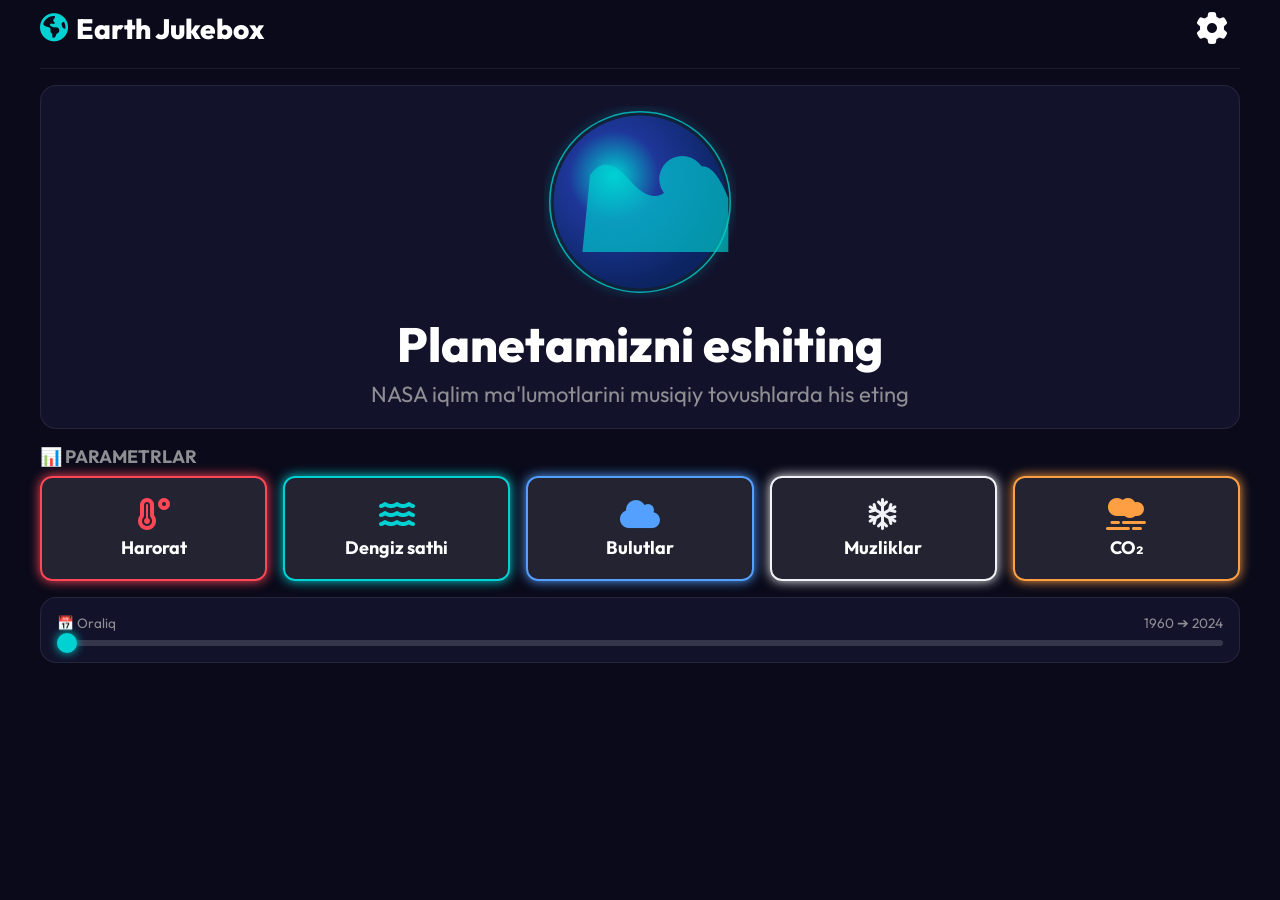
<file: earth-jukebox-miniapp/index.html>
<!DOCTYPE html>
<html lang="uz">
<head>
    <meta charset="UTF-8">
    <meta name="viewport" content="width=device-width, initial-scale=1.0, maximum-scale=1.0, user-scalable=no, viewport-fit=cover">
    <title>Earth Jukebox Telegram Mini App</title>
    
    <!-- Telegram WebApp SDK -->
    <script src="https://telegram.org/js/telegram-web-app.js"></script>

    <!-- FontAwesome & Google Fonts -->
    <link rel="stylesheet" href="https://cdnjs.cloudflare.com/ajax/libs/font-awesome/6.4.0/css/all.min.css">
    <link href="https://fonts.googleapis.com/css2?family=Outfit:wght@400;600;800&display=swap" rel="stylesheet">

    <!-- Mini App CSS -->
    <link rel="stylesheet" href="css/main.css">
    <link rel="stylesheet" href="css/animations.css">
    <link rel="stylesheet" href="css/components.css">
</head>
<body>

    <!-- SCREEN 1: SPLASH / LOADING -->
    <div class="screen active" id="screen-splash" style="justify-content: center; align-items: center; text-align: center;">
      <div class="screen-container" style="justify-content: center; align-items: center;">
        <div class="hero-globe animate-pulse animate-float">
            <img src="assets/globe.svg" alt="Animated Earth" style="width: 100%; height: 100%; max-width: 100%; object-fit: cover;">
        </div>
        <h2 style="font-size: clamp(28px, 4vw + 16px, 64px); font-weight: 800; margin-bottom: 6px; background: linear-gradient(90deg, #00d2d3, #54a0ff); -webkit-background-clip: text; -webkit-text-fill-color: transparent;">EARTH JUKEBOX</h2>
        <p style="font-size: clamp(14px, 1.5vw + 10px, 24px); color: var(--hint-color); margin-bottom: 25px;">NASA Data ➔ Music</p>
        
        <div style="width: 180px; height: 6px; background: rgba(255,255,255,0.1); border-radius: 3px; overflow: hidden; margin-bottom: 10px;">
            <div id="splash-progress-bar" style="width: 0%; height: 100%; background: #00d2d3; transition: width 0.3s;"></div>
        </div>
        <span style="font-size: clamp(12px, 1vw + 10px, 18px); color: var(--hint-color);">Ma'lumotlar yuklanmoqda...</span>
      </div>
    </div>

    <!-- SCREEN 2: HOME -->
    <div class="screen" id="screen-home">
      <div class="screen-container">
        <div class="app-header">
            <div class="app-title"><i class="fa-solid fa-earth-americas"></i> Earth Jukebox</div>
            <button class="icon-btn" tabindex="0" aria-label="Settings"><i class="fa-solid fa-gear"></i></button>
        </div>

        <div class="card-box hero-box animate-float">
            <div class="hero-globe" style="width: clamp(100px, 15vw, 200px); height: clamp(100px, 15vw, 200px);">
                <img src="assets/globe.svg" alt="Earth Globe" style="width: 100%; height: 100%; max-width: 100%; object-fit: cover;">
            </div>
            <div class="hero-heading">Planetamizni eshiting</div>
            <div class="hero-sub">NASA iqlim ma'lumotlarini musiqiy tovushlarda his eting</div>
        </div>

        <div style="font-size: clamp(12px, 1vw + 10px, 18px); font-weight: 700; color: var(--hint-color); margin-bottom: 8px;">📊 PARAMETRLAR</div>
        <div class="params-grid">
            <div class="mini-param-card active" tabindex="0" id="btn-param-temperature" style="--card-color: #ff4757;" onclick="app.toggleParam('temperature')">
                <i class="fa-solid fa-temperature-high"></i>
                <div class="mini-param-title">Harorat</div>
            </div>
            <div class="mini-param-card active" tabindex="0" id="btn-param-seaLevel" style="--card-color: #00d2d3;" onclick="app.toggleParam('seaLevel')">
                <i class="fa-solid fa-water"></i>
                <div class="mini-param-title">Dengiz sathi</div>
            </div>
            <div class="mini-param-card active" tabindex="0" id="btn-param-cloudCover" style="--card-color: #54a0ff;" onclick="app.toggleParam('cloudCover')">
                <i class="fa-solid fa-cloud"></i>
                <div class="mini-param-title">Bulutlar</div>
            </div>
            <div class="mini-param-card active" tabindex="0" id="btn-param-arcticIce" style="--card-color: #f1f2f6;" onclick="app.toggleParam('arcticIce')">
                <i class="fa-regular fa-snowflake"></i>
                <div class="mini-param-title">Muzliklar</div>
            </div>
            <div class="mini-param-card active" tabindex="0" id="btn-param-co2" style="--card-color: #ff9f43;" onclick="app.toggleParam('co2')">
                <i class="fa-solid fa-smog"></i>
                <div class="mini-param-title">CO₂</div>
            </div>
        </div>

        <div class="card-box slider-container">
            <div class="slider-header">
                <span>📅 Oraliq</span>
                <span>1960 ➔ 2024</span>
            </div>
            <input type="range" min="1960" max="2024" value="1960" readonly tabindex="0">
        </div>
      </div>
    </div>

    <!-- SCREEN 3: PLAYER -->
    <div class="screen" id="screen-player">
      <div class="screen-container">
        <div class="app-header">
            <div class="app-title"><i class="fa-solid fa-music"></i> TINGLASH</div>
            <button class="icon-btn" tabindex="0"><i class="fa-solid fa-volume-high"></i></button>
        </div>

        <canvas id="waveform-canvas" style="width: 100%; height: clamp(120px, 15vh, 250px); max-width: 100%;"></canvas>

        <div class="card-box">
            <div style="font-size: clamp(12px, 1vw + 10px, 18px); color: var(--hint-color); margin-bottom: 4px;">📅 Hozirgi Yil:</div>
            <div style="font-size: clamp(32px, 4vw + 24px, 64px); font-weight: 800; color: #00d2d3;" id="stat-year">1960</div>

            <div class="live-stats-row">
                <div class="stat-item" tabindex="0">
                    <div class="stat-item-label">🌡 Harorat</div>
                    <div class="stat-item-val" id="stat-temp">-0.05°C</div>
                </div>
                <div class="stat-item" tabindex="0">
                    <div class="stat-item-label">🌊 Dengiz sathi</div>
                    <div class="stat-item-val" id="stat-sea">+0mm</div>
                </div>
                <div class="stat-item" tabindex="0">
                    <div class="stat-item-label">💨 CO₂</div>
                    <div class="stat-item-val" id="stat-co2">317 ppm</div>
                </div>
            </div>
        </div>
      </div>
    </div>

    <!-- SCREEN 4: RESULTS / SHARE -->
    <div class="screen" id="screen-results">
      <div class="screen-container">
        <div class="app-header">
            <div class="app-title"><i class="fa-solid fa-trophy"></i> Natija</div>
        </div>

        <div class="result-card-display" tabindex="0">
            <div class="hero-globe" style="width: clamp(80px, 10vw, 150px); height: clamp(80px, 10vw, 150px);">
                <img src="assets/globe.svg" alt="Earth" style="max-width: 100%; object-fit: cover;">
            </div>
            <div class="result-card-title">EARTH JUKEBOX</div>
            <p style="font-size: clamp(14px, 1.2vw + 10px, 20px); color: var(--hint-color); margin-bottom: 12px; overflow-wrap: anywhere;">1960 ➔ 2024 Iqlim Simfoniyasi</p>
            <div style="font-size: clamp(18px, 1.5vw + 14px, 32px); font-weight: 700; color: #ff4757;">+1.29°C | +101mm</div>
        </div>

        <div class="action-btn-group">
            <button class="btn-secondary" tabindex="0" onclick="telegramController.shareInline('Men Yer simfoniyasini eshitdim! 🌍')">
                <i class="fa-solid fa-share-nodes"></i> Do'stlarga Ulashish
            </button>
            <button class="btn-secondary" tabindex="0" onclick="uiManager.showScreen('screen-home')">
                <i class="fa-solid fa-rotate-left"></i> Qayta O'ynash
            </button>
        </div>
      </div>
    </div>

    <!-- Mini App Logic Scripts -->
    <script src="js/telegram.js"></script>
    <script src="js/data.js"></script>
    <script src="js/audio.js"></script>
    <script src="js/visualizer.js"></script>
    <script src="js/ui.js"></script>
    <script src="js/app.js"></script>
</body>
</html>
</file>
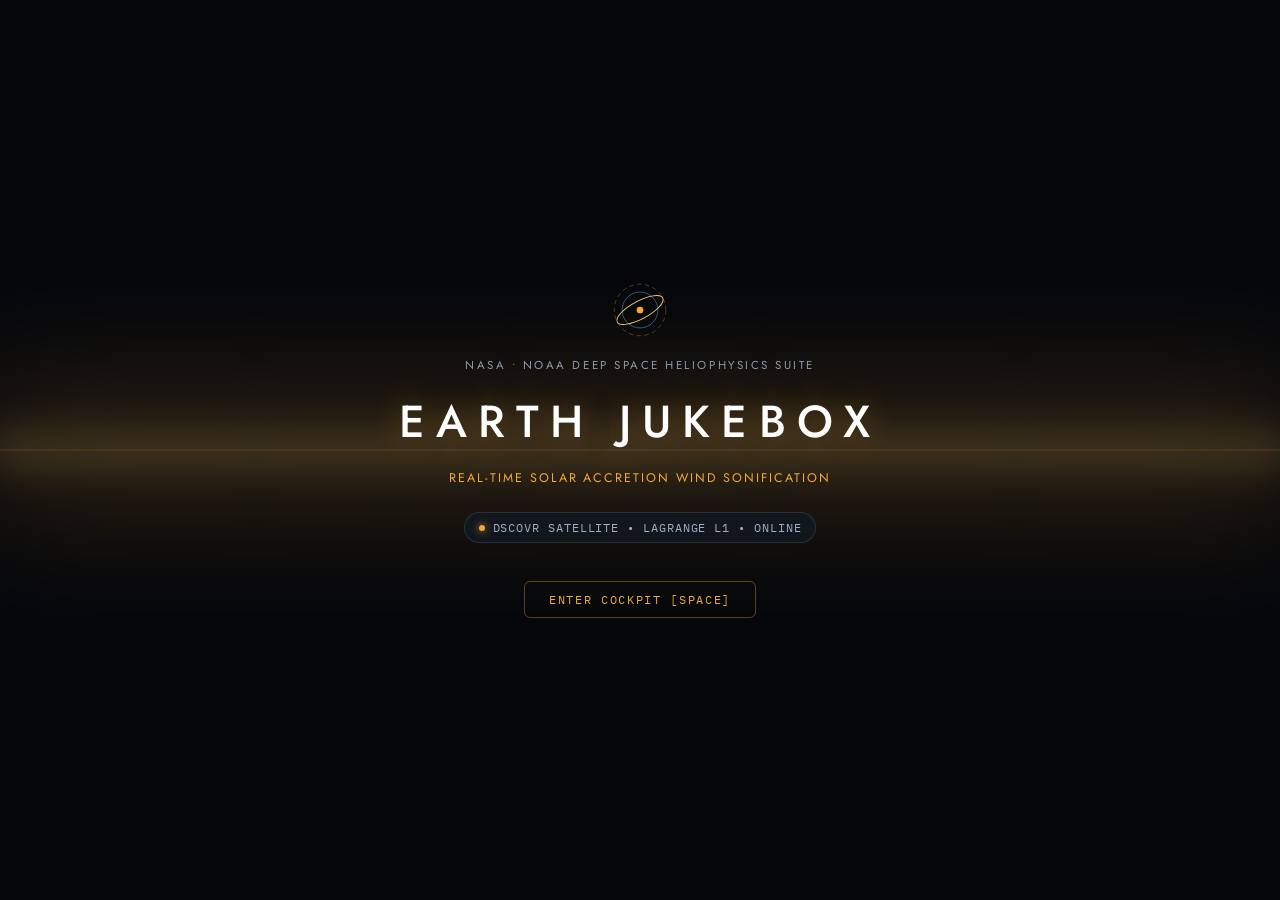
<file: earth-jukebox-web/index.html>
<!DOCTYPE html>
<html lang="en">
<head>
  <meta charset="UTF-8">
  <meta name="viewport" content="width=device-width, initial-scale=1, viewport-fit=cover">
  <title>Earth Jukebox — Real-Time NASA & NOAA Solar Wind Sonification</title>
  <meta name="description" content="Cinematic real-time NASA and NOAA solar wind telemetry sonification dashboard. Experience the acoustic translation of solar accretion winds colliding with Earth's magnetosphere.">
  
  <!-- Interstellar Endurance Typography: Jost (Geometric Brand/Headings), Inter & IBM Plex Sans (UI), IBM Plex Mono (Instrument Telemetry) -->
  <link rel="preconnect" href="https://fonts.googleapis.com">
  <link rel="preconnect" href="https://fonts.gstatic.com" crossorigin>
  <link href="https://fonts.googleapis.com/css2?family=IBM+Plex+Mono:wght@400;500;600;700&family=IBM+Plex+Sans:wght@400;500;600;700&family=Inter:wght@400;500;600;700&family=Jost:wght@300;400;500;600;700&display=swap" rel="stylesheet">
  
  <link rel="stylesheet" href="styles.css">

  <!-- Telegram Mini App SDK (safe: app also works in a normal browser) -->
  <script src="https://telegram.org/js/telegram-web-app.js"></script>
  <script>
    (function () {
      var tg = window.Telegram && window.Telegram.WebApp;
      if (!tg) return;
      try { tg.ready(); tg.expand(); } catch (e) {}
      try { if (tg.disableVerticalSwipes) tg.disableVerticalSwipes(); } catch (e) {}
    })();
  </script>
</head>
<body class="theme-endurance mode-music">
  <!-- Subtle Film Grain & Cinematic Page Vignette -->
  <div class="film-grain" aria-hidden="true"></div>
  <div class="cinematic-vignette" aria-hidden="true"></div>

  <!-- Cosmic Parallax Starfield Canvas -->
  <canvas id="starfield-bg" aria-hidden="true"></canvas>

  <!-- =========================================================================
       0. CINEMATIC INTRO OVERLAY (Endurance Cockpit Initializer - Skippable)
       ========================================================================= -->
  <div class="cinematic-intro" id="cinematic-intro" role="dialog" aria-label="Mission Initialization">
    <div class="intro-beam" id="intro-beam"></div>
    <div class="intro-content" id="intro-content">
      <div class="intro-emblem" aria-hidden="true">
        <svg width="56" height="56" viewBox="0 0 100 100" fill="none">
          <circle cx="50" cy="50" r="46" stroke="#F2A93B" stroke-width="1.2" stroke-dasharray="8 6" opacity="0.45"/>
          <circle cx="50" cy="50" r="32" stroke="#5FA8D3" stroke-width="1.5" opacity="0.6"/>
          <ellipse cx="50" cy="50" rx="46" ry="16" stroke="#FFCF7A" stroke-width="1.6" transform="rotate(-28 50 50)"/>
          <circle cx="50" cy="50" r="6" fill="#F2A93B"/>
        </svg>
      </div>
      <span class="intro-agency">NASA &bull; NOAA DEEP SPACE HELIOPHYSICS SUITE</span>
      <h1 class="intro-title">EARTH JUKEBOX</h1>
      <p class="intro-sub">REAL-TIME SOLAR ACCRETION WIND SONIFICATION</p>
      <div class="intro-telemetry-badge">
        <span class="intro-dot"></span>
        <span>DSCOVR SATELLITE &bull; LAGRANGE L1 &bull; ONLINE</span>
      </div>
      <div class="intro-actions">
        <button class="btn-skip-intro" id="btn-skip-intro" title="Skip to Cockpit Console">ENTER COCKPIT [SPACE]</button>
      </div>
    </div>
  </div>

  <!-- =========================================================================
       1. CINEMATIC HERO LANDING SCREEN (Vast Cosmic Overview)
       ========================================================================= -->
  <section class="landing-screen" id="landing-screen" aria-label="Welcome Screen">
    <div class="landing-hero-backdrop"></div>
    <div class="landing-content">
      
      <div class="nasa-insignia-hero">
        <span class="meatball-dot"></span>
        <span class="agency-tag">NASA &bull; NOAA Space Weather Prediction Center</span>
      </div>

      <h1 class="landing-title">Earth Jukebox</h1>
      <p class="landing-tagline">Listen to the solar wind in real time</p>
      <p class="landing-subtitle">Supersonic solar plasma from deep space, translated into interactive music, physical motion, and auroral light.</p>

      <!-- Live Connection Pill on Landing -->
      <div class="landing-telemetry-pill" id="landing-telemetry-pill">
        <span class="pulse-indicator live" id="landing-pulse"></span>
        <div class="pill-items">
          <div class="pill-top-row">
            <span class="pill-title">Live Deep-Space Telemetry (DSCOVR at Lagrange Point L1)</span>
            <span class="pill-badge-live">Active Stream</span>
          </div>
          <div class="pill-values">
            <span>Speed: <strong class="tabular-num" id="landing-val-speed">350.7 km/s</strong></span>
            <span class="pill-sep">&bull;</span>
            <span>Density: <strong class="tabular-num" id="landing-val-density">2.74 p/cm³</strong></span>
            <span class="pill-sep">&bull;</span>
            <span>Direction (B<sub>z</sub>): <strong class="tabular-num" id="landing-val-bz">-0.84 nT</strong></span>
            <span class="pill-sep">&bull;</span>
            <span>Status: <strong class="badge-storm-g0" id="landing-val-storm">Calm space weather</strong></span>
          </div>
        </div>
      </div>

      <div class="landing-actions">
        <button class="btn-hero-primary" id="btn-enter-jukebox">
          <svg width="20" height="20" viewBox="0 0 24 24" fill="currentColor"><polygon points="5 3 19 12 5 21 5 3"/></svg>
          Enter the Jukebox
        </button>
        <button class="btn-hero-secondary" id="btn-explore-science">
          <svg width="18" height="18" viewBox="0 0 24 24" fill="none" stroke="currentColor" stroke-width="2"><circle cx="12" cy="12" r="10"/><line x1="12" y1="16" x2="12" y2="12"/><line x1="12" y1="8" x2="12.01" y2="8"/></svg>
          Mission Science
        </button>
      </div>

      <div class="scientific-disclosure">
        <svg width="15" height="15" viewBox="0 0 24 24" fill="none" stroke="currentColor" stroke-width="2"><circle cx="12" cy="12" r="10"/><line x1="12" y1="16" x2="12" y2="12"/><line x1="12" y1="8" x2="12.01" y2="8"/></svg>
        <span>Science disclosure: Acoustic sonification of real-time solar plasma measurements, not mechanical sound recorded in vacuum.</span>
      </div>
    </div>
  </section>

  <!-- =========================================================================
       2. MAIN MISSION CONTROL APP SHELL (Endurance Cockpit Layout)
       ========================================================================= -->
  <div class="app-layout hidden" id="app-shell">
    
    <!-- Top Cockpit Instrument Header Bar -->
    <header class="mission-header">
      
      <!-- Minimalist Brand with Orbital Emblem -->
      <div class="header-branding" id="header-brand-home" title="Return to mission overview screen" role="button" tabindex="0">
        <div class="brand-logo-mark">
          <svg width="22" height="22" viewBox="0 0 32 32" fill="none">
            <circle cx="16" cy="16" r="14" stroke="#F2A93B" stroke-width="1.5" stroke-dasharray="3 3"/>
            <ellipse cx="16" cy="16" rx="14" ry="5.5" stroke="#FFCF7A" stroke-width="1.4" transform="rotate(-30 16 16)"/>
            <circle cx="16" cy="16" r="3.5" fill="#F2A93B"/>
          </svg>
        </div>
        <div class="title-group">
          <div class="main-brand-title">EARTH JUKEBOX</div>
          <span class="subtitle">NASA / NOAA solar wind sonification</span>
        </div>
      </div>

      <!-- Center Cockpit Navigation Tabs with Amber Active Underline -->
      <nav class="desktop-nav-tabs" role="tablist" aria-label="Flight Navigation">
        <button class="nav-tab active" data-view="jukebox" role="tab" aria-selected="true" title="Cockpit Sonification Console">
          <svg width="15" height="15" viewBox="0 0 24 24" fill="none" stroke="currentColor" stroke-width="2"><circle cx="12" cy="12" r="10"/><circle cx="12" cy="12" r="3"/><circle cx="12" cy="12" r="6"/></svg>
          <span>Jukebox</span>
        </button>
        <button class="nav-tab" data-view="timemachine" role="tab" aria-selected="false" title="Historical Solar Storms Database">
          <svg width="15" height="15" viewBox="0 0 24 24" fill="none" stroke="currentColor" stroke-width="2"><path d="M3 12a9 9 0 1 0 9-9 9.75 9.75 0 0 0-6.74 2.74L3 8"/><polyline points="3 3 3 8 8 8"/><polyline points="12 7 12 12 15 15"/></svg>
          <span>Time Machine</span>
        </button>
        <button class="nav-tab" data-view="synthlab" role="tab" aria-selected="false" title="Interactive Audio Synthesizer & Filter Controls">
          <svg width="15" height="15" viewBox="0 0 24 24" fill="none" stroke="currentColor" stroke-width="2"><line x1="4" y1="21" x2="4" y2="14"/><line x1="4" y1="10" x2="4" y2="3"/><line x1="12" y1="21" x2="12" y2="12"/><line x1="12" y1="8" x2="12" y2="3"/><line x1="20" y1="21" x2="20" y2="16"/><line x1="20" y1="12" x2="20" y2="3"/><circle cx="4" cy="12" r="2"/><circle cx="12" cy="10" r="2"/><circle cx="20" cy="14" r="2"/></svg>
          <span>Solar Synth Lab</span>
        </button>
        <button class="nav-tab" data-view="aurora-view" role="tab" aria-selected="false" title="Fullscreen Auroral Light Simulation">
          <svg width="15" height="15" viewBox="0 0 24 24" fill="none" stroke="currentColor" stroke-width="2"><path d="M12 2v20M2 12h20M4.93 4.93l14.14 14.14M4.93 19.07l14.14-14.14"/></svg>
          <span>Aurora Planetarium</span>
        </button>
      </nav>

      <!-- Right Header Actions Cluster -->
      <div class="header-actions-cluster">
        
        <!-- Live Stream Status Pill with Relative Time -->
        <div class="live-stream-badge" id="stream-status-badge" title="Live telemetry streaming from NOAA Space Weather Prediction Center (DSCOVR/ACE L1)">
          <span class="pulse-indicator live" id="stream-pulse"></span>
          <div class="status-texts">
            <span class="status-state" id="stream-state-text">NOAA Live Feed</span>
            <span class="status-timestamp" id="stream-timestamp">Live &bull; Updated just now</span>
          </div>
          <button class="icon-refresh-btn" id="refresh-telemetry-btn" title="Refresh live telemetry now" aria-label="Refresh Telemetry">
            <svg width="13" height="13" viewBox="0 0 24 24" fill="none" stroke="currentColor" stroke-width="2.2"><path d="M21.5 2v6h-6M2.5 22v-6h6M2 11.5a10 10 0 0 1 18.8-4.3M22 12.5a10 10 0 0 1-18.8 4.2"/></svg>
          </button>
        </div>

        <!-- Mode Toggle: Music vs Science with helper tooltip -->
        <div class="mode-switch-wrapper" title="Music: hear it as a melody. Science: hear the raw data." role="group" aria-label="Sound Mode">
          <button class="mode-switch-btn active" id="btn-mode-music">Music</button>
          <button class="mode-switch-btn" id="btn-mode-science">Science</button>
        </div>

        <!-- Take Tour Button -->
        <button class="action-btn text-icon-btn" id="btn-take-tour" title="Take a 3-step walkthrough of Earth Jukebox" aria-label="Take the tour">
          <span class="btn-icon">💡</span>
          <span>Take Tour</span>
        </button>

        <!-- Discover Button -->
        <button class="action-btn discover-btn" id="btn-discover" title="Spotlight a dramatic historical solar storm" aria-label="Discover Storm">
          <svg width="14" height="14" viewBox="0 0 24 24" fill="none" stroke="currentColor" stroke-width="2"><polygon points="12 2 15.09 8.26 22 9.27 17 14.14 18.18 21.02 12 17.77 5.82 21.02 7 14.14 2 9.27 8.91 8.26 12 2"/></svg>
          <span>Discover</span>
        </button>

        <!-- Share Mission Card Button -->
        <button class="action-btn text-icon-btn" id="btn-share-card" title="Generate & share cinematic mission card" aria-label="Share Mission Card">
          <span class="btn-icon">🎴</span>
          <span>Share</span>
        </button>

        <!-- Screenshot Button -->
        <button class="action-btn icon-only-btn" id="btn-screenshot" title="Capture and download scientific screenshot" aria-label="Screenshot">
          <svg width="15" height="15" viewBox="0 0 24 24" fill="none" stroke="currentColor" stroke-width="2"><path d="M23 19a2 2 0 0 1-2 2H3a2 2 0 0 1-2-2V8a2 2 0 0 1 2-2h4l2-3h6l2 3h4a2 2 0 0 1 2 2z"/><circle cx="12" cy="13" r="4"/></svg>
        </button>

        <!-- Science Guide Button -->
        <button class="action-btn icon-only-btn" id="btn-open-science" title="Open scientific guide & sonification formulas" aria-label="Science Guide">
          <svg width="15" height="15" viewBox="0 0 24 24" fill="none" stroke="currentColor" stroke-width="2"><path d="M4 19.5A2.5 2.5 0 0 1 6.5 17H20"/><path d="M6.5 2H20v20H6.5A2.5 2.5 0 0 1 4 19.5v-15A2.5 2.5 0 0 1 6.5 2z"/></svg>
        </button>

        <!-- Theme Toggle: Cockpit Dark / Light -->
        <button class="action-btn icon-only-btn" id="btn-theme-toggle" title="Toggle theme: Cockpit Dark / Daylight" aria-label="Toggle Theme">
          <svg width="15" height="15" viewBox="0 0 24 24" fill="none" stroke="currentColor" stroke-width="2"><circle cx="12" cy="12" r="5"/><line x1="12" y1="1" x2="12" y2="3"/><line x1="12" y1="21" x2="12" y2="23"/><line x1="4.22" y1="4.22" x2="5.64" y2="5.64"/><line x1="18.36" y1="18.36" x2="19.78" y2="19.78"/><line x1="1" y1="12" x2="3" y2="12"/><line x1="21" y1="12" x2="23" y2="12"/><line x1="4.22" y1="19.78" x2="5.64" y2="18.36"/><line x1="18.36" y1="5.64" x2="19.78" y2="4.22"/></svg>
        </button>

        <!-- Accessibility Toggle -->
        <button class="action-btn icon-only-btn" id="btn-accessibility" title="Toggle high-contrast accessible mode" aria-label="Accessibility">
          <svg width="15" height="15" viewBox="0 0 24 24" fill="none" stroke="currentColor" stroke-width="2"><circle cx="12" cy="12" r="10"/><path d="M12 2a10 10 0 0 0 0 20z"/></svg>
        </button>

        <!-- Record Audio Pill -->
        <button class="action-btn record-pill" id="btn-record-audio" title="Record current solar wind music to a WebM file">
          <span class="record-dot" id="record-dot"></span>
          <span id="record-text">Record Audio</span>
          <span class="record-timer hidden" id="record-timer">00:00</span>
        </button>

      </div>
    </header>

    <!-- First-Time Visitor 3-Step Guided Tour Banner (Dismissible with Memory) -->
    <div class="user-tour-banner" id="user-tour-banner" role="region" aria-label="First-time visitor guide">
      <div class="tour-stepper">
        <div class="tour-icon-wrap" id="tour-step-icon">🎵</div>
        <div class="tour-content">
          <div class="tour-step-indicator" id="tour-step-indicator">Step 1 of 3 &bull; Quick Start</div>
          <h3 class="tour-title" id="tour-step-title">1. Press Play to Hear the Sun</h3>
          <p class="tour-text" id="tour-step-text">
            Click the large amber <strong>Play</strong> button below (or hit Spacebar). Solar wind speed sets the musical pitch, and plasma density fuels volume and sub-bass thunder!
          </p>
        </div>
      </div>
      <div class="tour-actions">
        <div class="tour-dots">
          <span class="tour-dot active" data-step="0"></span>
          <span class="tour-dot" data-step="1"></span>
          <span class="tour-dot" data-step="2"></span>
        </div>
        <div class="tour-nav-btns">
          <button class="btn-tour-secondary hidden" id="btn-tour-prev">Previous</button>
          <button class="btn-tour-primary" id="btn-tour-next">Next Step &rarr;</button>
        </div>
        <button class="tour-close-btn" id="btn-dismiss-tour" aria-label="Dismiss tour" title="Dismiss tour">&times;</button>
      </div>
    </div>

    <!-- =========================================================================
         VIEW 1: PRIMARY JUKEBOX CONSOLE (3-Column Layout)
         ========================================================================= -->
    <main class="main-dashboard view-panel active" id="view-panel-jukebox">
      
      <!-- Left Column: Solar Playlist & Mood Mix -->
      <aside class="jukebox-rack cockpit-panel" aria-label="Jukebox Playlist">
        <div class="panel-corner-tick top-left"></div>
        <div class="panel-corner-tick top-right"></div>
        <div class="panel-corner-tick bottom-left"></div>
        <div class="panel-corner-tick bottom-right"></div>
        
        <div class="rack-header">
          <div class="rack-title">
            <svg width="15" height="15" viewBox="0 0 24 24" fill="none" stroke="currentColor" stroke-width="2"><line x1="8" y1="6" x2="21" y2="6"/><line x1="8" y1="12" x2="21" y2="12"/><line x1="8" y1="18" x2="21" y2="18"/><line x1="3" y1="6" x2="3.01" y2="6"/><line x1="3" y1="12" x2="3.01" y2="12"/><line x1="3" y1="18" x2="3.01" y2="18"/></svg>
            <span>SOLAR PLAYLIST</span>
          </div>
          <span class="mode-badge" id="playback-mode-badge">Live feed</span>
        </div>

        <!-- Filter Chips Row: All / Calm / Storms -->
        <div class="playlist-filter-row" role="group" aria-label="Filter Playlist Tracks">
          <button class="filter-chip active" data-filter="all">All Tracks</button>
          <button class="filter-chip" data-filter="calm">Calm (G0–G1)</button>
          <button class="filter-chip" data-filter="storm">Storms (G2–G5)</button>
        </div>

        <!-- Scrollable Track List with Severity Left Border & Fade Mask -->
        <div class="jukebox-tracks-scroll" id="jukebox-track-list" role="radiogroup" aria-label="Solar Storm Tracks">
          <!-- Dynamically populated from historical-events.js -->
        </div>

        <!-- Musical Scale Quantizer Module -->
        <div class="scale-mode-selector cockpit-module">
          <div class="selector-label-row">
            <label for="musical-scale-select" class="selector-label">
              <svg width="13" height="13" viewBox="0 0 24 24" fill="none" stroke="currentColor" stroke-width="2"><path d="M9 18V5l12-2v13"/><circle cx="6" cy="18" r="3"/><circle cx="18" cy="16" r="3"/></svg>
              <span>HARMONIC TUNING</span>
            </label>
            <span class="selector-hint" title="Tunes continuous space frequencies into comforting musical scales">What's this?</span>
          </div>
          <div class="select-wrapper">
            <select id="musical-scale-select" class="custom-select">
              <option value="pentatonic" selected>Celestial Pentatonic (Peaceful & Meditative)</option>
              <option value="dorian">Dorian Helios (Space Exploration)</option>
              <option value="lydian">Lydian Aurora (Ethereal Chimes)</option>
              <option value="drone">Harmonic Fifth Drone (Atmospheric)</option>
              <option value="continuous">Pure Physics (Continuous Microtonal Hz)</option>
            </select>
          </div>
        </div>

        <!-- Solar DJ (Mood Mix) Cockpit Control Module -->
        <div class="solar-dj-box cockpit-module">
          <div class="dj-header">
            <span class="dj-badge">MOOD MIX</span>
            <span class="dj-mood-title" id="dj-mood-text">Cosmic Calm</span>
          </div>
          <p class="dj-tagline" id="dj-tagline-text">Gentle, meditative deep-space acoustic serenity</p>
          <button class="btn-dj-mix" id="btn-generate-dj-mix">
            <svg width="14" height="14" viewBox="0 0 24 24" fill="none" stroke="currentColor" stroke-width="2"><polygon points="11 5 6 9 2 9 2 15 6 15 11 19 11 5"/><path d="M19.07 4.93a10 10 0 0 1 0 14.14"/></svg>
            <span>Apply Mood Mix</span>
          </button>
        </div>

      </aside>

      <!-- Center Column: Hero Visualizer Stage & Transport Console -->
      <section class="stage-container">
        
        <!-- Hero Interactive Canvas Viewport (Endurance Cockpit Celestial Window) -->
        <div class="stage-viewport cockpit-viewport" id="stage-viewport">
          <canvas id="magnetosphere-canvas"></canvas>

          <!-- Cockpit Corner Brackets -->
          <div class="viewport-bracket top-left"></div>
          <div class="viewport-bracket top-right"></div>
          <div class="viewport-bracket bottom-left"></div>
          <div class="viewport-bracket bottom-right"></div>

          <!-- Interactive Hotspots over canvas -->
          <div class="canvas-hotspots-layer" aria-label="Interactive Astronomical Features">
            <div class="canvas-hotspot hotspot-sun" id="hotspot-sun" tabindex="0" role="button" aria-label="The Sun Hotspot">
              <span class="hotspot-ping"></span>
              <span class="hotspot-badge">☀️ The Sun</span>
              <div class="hotspot-tooltip">
                <strong>The Sun</strong>
                <p>150M km distant. Source of supersonic solar wind plasma, constantly boiling and launching charged particle streams into the heliosphere.</p>
              </div>
            </div>

            <div class="canvas-hotspot hotspot-shield" id="hotspot-shield" tabindex="0" role="button" aria-label="Magnetic Shield Hotspot">
              <span class="hotspot-ping"></span>
              <span class="hotspot-badge">🛡️ Magnetic Shield</span>
              <div class="hotspot-tooltip">
                <strong>Earth's Bow Shock</strong>
                <p>Deflects supersonic solar wind particles and compresses under CME shockwaves, shielding life on Earth.</p>
              </div>
            </div>

            <div class="canvas-hotspot hotspot-aurora" id="hotspot-aurora" tabindex="0" role="button" aria-label="Auroras Hotspot">
              <span class="hotspot-ping"></span>
              <span class="hotspot-badge">✨ Auroral Ovals</span>
              <div class="hotspot-tooltip">
                <strong>Polar Auroras</strong>
                <p>When interplanetary magnetic field Bz links Southward, reconnection cascades trigger shimmering aurora bells and polar light shows.</p>
              </div>
            </div>
          </div>

          <!-- Viewport Top Floating Sub-Tabs & Storm Indicator -->
          <div class="viewport-hud-top">
            <div class="view-mode-tabs" role="tablist">
              <button class="view-tab active" id="view-heliosphere" role="tab" aria-selected="true">
                <svg width="13" height="13" viewBox="0 0 24 24" fill="none" stroke="currentColor" stroke-width="2"><circle cx="12" cy="12" r="5"/><line x1="12" y1="1" x2="12" y2="3"/><line x1="12" y1="21" x2="12" y2="23"/><line x1="4.22" y1="4.22" x2="5.64" y2="5.64"/><line x1="18.36" y1="18.36" x2="19.78" y2="19.78"/><line x1="1" y1="12" x2="3" y2="12"/><line x1="21" y1="12" x2="23" y2="12"/></svg>
                <span>Heliosphere & Shield</span>
              </button>
              <button class="view-tab" id="view-spectrum" role="tab" aria-selected="false">
                <svg width="13" height="13" viewBox="0 0 24 24" fill="none" stroke="currentColor" stroke-width="2"><path d="M2 12h3l3-9 4 18 3-9h7"/></svg>
                <span>Sound Spectrum</span>
              </button>
              <button class="view-tab" id="view-shield" role="tab" aria-selected="false">
                <svg width="13" height="13" viewBox="0 0 24 24" fill="none" stroke="currentColor" stroke-width="2"><path d="M12 22s8-4 8-10V5l-8-3-8 3v7c0 6 8 10 8 10z"/></svg>
                <span>Shield Compression Lab</span>
              </button>
            </div>

            <!-- Geomagnetic Storm Alert Badge (Endurance Instrument Pill) -->
            <div class="storm-indicator-pill storm-g0" id="geomag-storm-pill" title="NOAA Space Weather Severity Scale (G0: Calm, G1: Minor, G2: Moderate, G3: Strong, G4: Severe, G5: Extreme)">
              <span class="indicator-dot" id="storm-dot"></span>
              <span class="storm-label" id="storm-level-text">Calm space weather (G0) — Quiet solar breeze</span>
            </div>

            <!-- ADD-ON: Interactive CME Solar Flare Trigger -->
            <button class="btn-cme-trigger" id="btn-trigger-cme" title="Launch a Coronal Mass Ejection (CME) solar flare toward Earth">
              <span class="cme-icon">💥</span>
              <span>Trigger Solar Flare</span>
            </button>
          </div>

          <!-- Bottom Telemetry HUD Overlay on Canvas with Instrument Gauges -->
          <div class="canvas-telemetry-overlay">
            <div class="canvas-readout" title="Musical frequency: Faster solar wind speed creates higher musical pitch">
              <span class="readout-label">PITCH GAUGE</span>
              <span class="readout-val tabular-num" id="overlay-pitch-val">130.8 Hz (C3)</span>
            </div>
            <div class="canvas-readout" title="Volume & Amplitude: Denser proton clouds make the sound louder with heavier sub-bass">
              <span class="readout-label">LOUDNESS</span>
              <span class="readout-val tabular-num" id="overlay-gain-val">-18 dB</span>
            </div>
            <div class="canvas-readout" title="Magnetic reconnection: Negative Bz links with Earth's shield, triggering aurora chimes">
              <span class="readout-label">AURORAL STATE</span>
              <span class="readout-val" id="overlay-aurora-val">Resting (B<sub>z</sub> > 0)</span>
            </div>
          </div>

          <!-- Interactive Shield Drag Slider (Visible in Shield Mode) -->
          <div class="shield-drag-bar hidden" id="shield-drag-bar">
            <label for="shield-drag-slider">
              <span>Simulate solar wind blast:</span>
              <strong id="shield-intensity-label">1.0x Normal</strong>
            </label>
            <input type="range" id="shield-drag-slider" min="0.4" max="4.0" step="0.1" value="1.0" class="param-slider">
          </div>
        </div>

        <!-- Jukebox Master Player Bar (Warm Accretion Amber Controls) -->
        <div class="transport-deck cockpit-player">
          
          <div class="turntable-preview">
            <div class="vinyl-record" id="vinyl-disc">
              <div class="vinyl-groove"></div>
              <div class="vinyl-label">
                <span class="label-star">★</span>
                <span>EARTH</span>
                <span class="label-sub">JUKEBOX</span>
              </div>
            </div>
            <div class="current-track-name">
              <span class="now-playing-label" id="now-playing-status-label">NOW SONIFYING</span>
              <div class="track-title-wrapper">
                <h2 id="now-playing-title">DSCOVR Real-Time Orbit</h2>
                <span class="shortcut-pill" title="Press Space to Play/Pause, Arrow keys for Prev/Next">⌨️ Space to Play</span>
              </div>
            </div>
          </div>

          <!-- Center Controls Cluster with Animated Waveform Line -->
          <div class="transport-controls-cluster">
            <div class="audio-waveform-strip" id="audio-waveform-strip" aria-hidden="true">
              <span></span><span></span><span></span><span></span><span></span><span></span><span></span><span></span>
            </div>

            <div class="transport-buttons-row">
              <button class="btn-transport-secondary" id="btn-prev-track" title="Previous solar storm (Left Arrow)" aria-label="Previous Track">
                <svg width="20" height="20" viewBox="0 0 24 24" fill="currentColor"><polygon points="19 20 9 12 19 4 19 20"/><line x1="5" y1="19" x2="5" y2="5" stroke="currentColor" stroke-width="2.5"/></svg>
              </button>

              <!-- Warm Amber Accretion Play Button (52px Touch Target with Glow) -->
              <button class="btn-play-pause" id="btn-master-play" aria-label="Start Sonification (Spacebar)" title="Start Sonification (Spacebar)">
                <svg id="play-icon" width="24" height="24" viewBox="0 0 24 24" fill="currentColor"><polygon points="5 3 19 12 5 21 5 3"/></svg>
                <svg id="pause-icon" class="hidden" width="24" height="24" viewBox="0 0 24 24" fill="currentColor"><rect x="6" y="4" width="4" height="16"/><rect x="14" y="4" width="4" height="16"/></svg>
              </button>

              <button class="btn-transport-secondary" id="btn-next-track" title="Next solar storm (Right Arrow)" aria-label="Next Track">
                <svg width="20" height="20" viewBox="0 0 24 24" fill="currentColor"><polygon points="5 4 15 12 5 20 5 4"/><line x1="19" y1="5" x2="19" y2="19" stroke="currentColor" stroke-width="2.5"/></svg>
              </button>
            </div>
          </div>

          <!-- Volume & Reverb Cockpit Sliders (Single Line, 20px Thumbs) -->
          <div class="audio-mixer-knobs">
            <div class="mixer-unit">
              <div class="mixer-row">
                <label for="master-volume-slider" class="mixer-label">
                  <svg width="14" height="14" viewBox="0 0 24 24" fill="none" stroke="currentColor" stroke-width="2"><polygon points="11 5 6 9 2 9 2 15 6 15 11 19 11 5"/><path d="M15.54 8.46a5 5 0 0 1 0 7.07"/></svg>
                  <span>Volume</span>
                </label>
                <input type="range" id="master-volume-slider" min="0" max="1" step="0.01" value="0.75" class="slider-clean" aria-label="Master Volume">
                <span class="knob-val tabular-num" id="volume-val-display">75%</span>
              </div>
            </div>

            <div class="mixer-unit">
              <div class="mixer-row">
                <label for="space-reverb-slider" class="mixer-label">
                  <svg width="14" height="14" viewBox="0 0 24 24" fill="none" stroke="currentColor" stroke-width="2"><circle cx="12" cy="12" r="10"/><path d="M8 12a4 4 0 0 1 8 0"/></svg>
                  <span>Reverb</span>
                </label>
                <input type="range" id="space-reverb-slider" min="0" max="1" step="0.01" value="0.45" class="slider-clean" aria-label="Space Reverb">
                <span class="knob-val tabular-num" id="reverb-val-display">45%</span>
              </div>
            </div>
          </div>

          <!-- ADD-ON: 3D Binaural Spatial Audio & Deep Space Focus Timer -->
          <div class="player-addons-cluster">
            <button class="btn-addon-pill" id="btn-spatial-audio" title="Toggle 3D Binaural Spatial Audio (Best with headphones)">
              <span class="addon-icon">🎧</span>
              <span class="addon-label" id="spatial-audio-label">3D Space</span>
            </button>
            <button class="btn-addon-pill" id="btn-sleep-timer" title="Set Deep Space Focus/Sleep Timer (15m, 30m, 60m, Off)">
              <span class="addon-icon">⏱️</span>
              <span class="addon-label" id="sleep-timer-label">Timer</span>
            </button>
          </div>

        </div>

        <!-- Space Weather Mission Log Panel -->
        <div class="space-story-panel cockpit-panel">
          <div class="story-header">
            <span class="story-badge">MISSION LOG</span>
            <span class="story-heading">RIGHT NOW &bull; HELIOPHYSICS OBSERVATORY</span>
          </div>
          <h3 class="story-lead" id="dynamic-story-lead">Currently, space sounds like a gentle, slow-moving solar wind breeze (yielding a tranquil, deep fundamental bass drone).</h3>
          
          <div class="story-sub-bullets">
            <div class="story-sub-card">
              <span class="sub-card-icon">🌊</span>
              <div class="sub-card-content">
                <strong>Particle Density:</strong>
                <span id="dynamic-story-density">The proton density is low, keeping the acoustic volume soft, spacious, and ethereal.</span>
              </div>
            </div>
            <div class="story-sub-card">
              <span class="sub-card-icon">🧲</span>
              <div class="sub-card-content">
                <strong>Magnetic Shield:</strong>
                <span id="dynamic-story-magnetic">B<sub>z</sub> points Northward (+0.8 nT), aligning harmoniously with Earth's magnetic dipole and keeping the auroral layer calm.</span>
              </div>
            </div>
          </div>

          <!-- Collapsible Deep Scientific Mission Breakdown -->
          <div class="story-expand-wrapper">
            <button class="btn-story-expand" id="btn-story-expand" aria-expanded="false">
              <span>Read scientific narrative telemetry</span>
              <svg width="12" height="12" viewBox="0 0 24 24" fill="none" stroke="currentColor" stroke-width="2.5"><polyline points="6 9 12 15 18 9"/></svg>
            </button>
            <div class="story-extra-details hidden" id="story-extra-details">
              <p id="story-summary-text">Space weather conditions are nominal. Spacecraft telemetry at Lagrange Point 1 confirms the Earth's bow shock is stable at approximately 10 Earth radii, keeping power grids, aviation communications, and GPS satellites running smoothly.</p>
            </div>
          </div>

        </div>

      </section>

      <!-- Right Column: Scientific Cockpit Telemetry Instruments -->
      <aside class="telemetry-panel cockpit-panel mode-simple" id="telemetry-panel" aria-label="Scientific Solar Telemetry">
        <div class="panel-corner-tick top-left"></div>
        <div class="panel-corner-tick top-right"></div>
        <div class="panel-corner-tick bottom-left"></div>
        <div class="panel-corner-tick bottom-right"></div>

        <div class="panel-header">
          <div class="panel-title">
            <svg width="15" height="15" viewBox="0 0 24 24" fill="none" stroke="currentColor" stroke-width="2"><path d="M18 20V10M12 20V4M6 20v-6"/></svg>
            <span>LIVE SOLAR TELEMETRY</span>
          </div>

          <!-- Simple vs Advanced Mode Segmented Switch -->
          <div class="telemetry-mode-switch" role="group" aria-label="Telemetry complexity level">
            <button class="mode-pill active" id="btn-mode-simple" title="Show simple essentials for beginners">Simple</button>
            <button class="mode-pill" id="btn-mode-advanced" title="Show all 5 metrics, manual tuning sliders, and raw exports">Advanced</button>
          </div>

          <div class="telemetry-actions advanced-only hidden">
            <button class="btn-micro" id="btn-toggle-tuning" title="Toggle manual parameter tuning sliders">Tune manually</button>
            <button class="btn-micro" id="btn-export-csv" title="Download historical measurements as CSV spreadsheet">CSV</button>
            <button class="btn-micro" id="btn-export-json" title="Download historical measurements as JSON">JSON</button>
          </div>
        </div>

        <!-- Metric Cockpit Gauge Modules Grid -->
        <div class="telemetry-grid">
          
          <!-- Speed Card (Mapped to Pitch) -->
          <div class="param-card cockpit-gauge-card active-mapping-card" id="card-param-speed">
            <div class="param-header">
              <div class="param-icon speed-color">
                <svg width="14" height="14" viewBox="0 0 24 24" fill="none" stroke="currentColor" stroke-width="2"><polyline points="13 2 3 14 12 14 11 22 21 10 12 10 13 2"/></svg>
              </div>
              <div class="param-titles">
                <div class="param-title-row">
                  <span class="p-name">Solar wind speed</span>
                  <span class="info-tooltip-trigger" title="Speed of the solar wind in kilometers per second. Faster wind raises musical frequency/pitch.">ⓘ</span>
                </div>
                <div class="param-sub-row">
                  <span class="p-tech-label">Proton speed (v<sub>sw</sub>)</span>
                  <span class="metric-status-badge status-calm" id="status-badge-speed"><span class="dot"></span><span class="txt">Normal breeze</span></span>
                </div>
              </div>
              <svg class="sparkline-svg" id="spark-speed" aria-hidden="true"></svg>
            </div>

            <div class="param-metric-row">
              <div class="param-metric">
                <span class="p-value tabular-num" id="val-speed">350.7</span>
                <span class="p-unit">km/s</span>
              </div>
              <div class="p-mapping-chip pitch-chip">Controls: Sound Pitch</div>
            </div>

            <!-- Mini Cockpit Gauge Arc & Bar -->
            <div class="param-bar-bg">
              <div class="param-bar-fill speed-bar" id="bar-speed" style="width: 25%;"></div>
            </div>

            <!-- Manual Tuning Drawer -->
            <div class="slider-drawer advanced-only hidden" id="drawer-speed">
              <div class="slider-row">
                <label for="slider-speed" class="slider-subtext">Manual speed override:</label>
                <input type="range" id="slider-speed" min="250" max="1500" step="1" value="350" class="param-slider" aria-label="Proton Speed Slider">
              </div>
            </div>
          </div>

          <!-- Density Card (Mapped to Volume) -->
          <div class="param-card cockpit-gauge-card active-mapping-card" id="card-param-density">
            <div class="param-header">
              <div class="param-icon density-color">
                <svg width="14" height="14" viewBox="0 0 24 24" fill="none" stroke="currentColor" stroke-width="2"><circle cx="12" cy="12" r="10"/><path d="M12 6v6l4 2"/></svg>
              </div>
              <div class="param-titles">
                <div class="param-title-row">
                  <span class="p-name">Particle density</span>
                  <span class="info-tooltip-trigger" title="Number of solar protons per cubic centimeter. Higher density increases loudness, bass, and harmonic saturation.">ⓘ</span>
                </div>
                <div class="param-sub-row">
                  <span class="p-tech-label">Proton density (N<sub>p</sub>)</span>
                  <span class="metric-status-badge status-calm" id="status-badge-density"><span class="dot"></span><span class="txt">Light plasma</span></span>
                </div>
              </div>
              <svg class="sparkline-svg" id="spark-density" aria-hidden="true"></svg>
            </div>

            <div class="param-metric-row">
              <div class="param-metric">
                <span class="p-value tabular-num" id="val-density">2.74</span>
                <span class="p-unit">p/cm³</span>
              </div>
              <div class="p-mapping-chip volume-chip">Controls: Volume & Bass</div>
            </div>

            <div class="param-bar-bg">
              <div class="param-bar-fill density-bar" id="bar-density" style="width: 15%;"></div>
            </div>

            <div class="slider-drawer advanced-only hidden" id="drawer-density">
              <div class="slider-row">
                <label for="slider-density" class="slider-subtext">Manual density override:</label>
                <input type="range" id="slider-density" min="0.2" max="60" step="0.1" value="2.74" class="param-slider" aria-label="Proton Density Slider">
              </div>
            </div>
          </div>

          <!-- Temperature Card (Mapped to Filter Cutoff) -->
          <div class="param-card cockpit-gauge-card active-mapping-card advanced-metric hidden" id="card-param-temp">
            <div class="param-header">
              <div class="param-icon temp-color">
                <svg width="14" height="14" viewBox="0 0 24 24" fill="none" stroke="currentColor" stroke-width="2"><path d="M14 14.76V3.5a2.5 2.5 0 0 0-5 0v11.26a4.5 4.5 0 1 0 5 0z"/></svg>
              </div>
              <div class="param-titles">
                <div class="param-title-row">
                  <span class="p-name">Plasma temperature</span>
                  <span class="info-tooltip-trigger" title="Temperature of the ionized gas in Kelvin. Hotter plasma brightens high overtones and audio shimmer.">ⓘ</span>
                </div>
                <div class="param-sub-row">
                  <span class="p-tech-label">Proton temp (T<sub>p</sub>)</span>
                  <span class="metric-status-badge status-normal" id="status-badge-temp"><span class="dot"></span><span class="txt">Typical heat</span></span>
                </div>
              </div>
              <svg class="sparkline-svg" id="spark-temp" aria-hidden="true"></svg>
            </div>

            <div class="param-metric-row">
              <div class="param-metric">
                <span class="p-value tabular-num" id="val-temp">46,113</span>
                <span class="p-unit">Kelvin</span>
              </div>
              <div class="p-mapping-chip shimmer-chip">Controls: Filter Shimmer</div>
            </div>

            <div class="param-bar-bg">
              <div class="param-bar-fill temp-bar" id="bar-temp" style="width: 18%;"></div>
            </div>

            <div class="slider-drawer advanced-only hidden" id="drawer-temp">
              <div class="slider-row">
                <label for="slider-temp" class="slider-subtext">Manual temperature tuning:</label>
                <input type="range" id="slider-temp" min="10000" max="600000" step="1000" value="46113" class="param-slider" aria-label="Temperature Slider">
              </div>
            </div>
          </div>

          <!-- IMF Bz Card (Mapped to Aurora Arpeggiator) -->
          <div class="param-card cockpit-gauge-card active-mapping-card advanced-metric hidden" id="card-param-bz">
            <div class="param-header">
              <div class="param-icon bz-color">
                <svg width="14" height="14" viewBox="0 0 24 24" fill="none" stroke="currentColor" stroke-width="2"><line x1="12" y1="19" x2="12" y2="5"/><polyline points="5 12 12 5 19 12"/></svg>
              </div>
              <div class="param-titles">
                <div class="param-title-row">
                  <span class="p-name">Magnetic direction</span>
                  <span class="info-tooltip-trigger" title="When Bz is negative (Southward), the solar wind links with Earth's magnetic shield, triggering celestial aurora chimes!">ⓘ</span>
                </div>
                <div class="param-sub-row">
                  <span class="p-tech-label">Interplanetary (IMF B<sub>z</sub>)</span>
                  <span class="metric-status-badge status-calm" id="status-badge-bz"><span class="dot"></span><span class="txt">Shield closed (+)</span></span>
                </div>
              </div>
              <svg class="sparkline-svg" id="spark-bz" aria-hidden="true"></svg>
            </div>

            <div class="param-metric-row">
              <div class="param-metric">
                <span class="p-value tabular-num" id="val-bz">-0.84</span>
                <span class="p-unit">nT</span>
              </div>
              <div class="p-mapping-chip aurora-chip">Controls: Aurora Bells</div>
            </div>

            <div class="param-bar-bg bz-bi-directional">
              <div class="bz-center-zero"></div>
              <div class="param-bar-fill bz-bar" id="bar-bz" style="width: 48%;"></div>
            </div>

            <div class="slider-drawer advanced-only hidden" id="drawer-bz">
              <div class="slider-row">
                <label for="slider-bz" class="slider-subtext">Manual field direction:</label>
                <input type="range" id="slider-bz" min="-30" max="30" step="0.1" value="-0.84" class="param-slider" aria-label="IMF Bz Slider">
              </div>
            </div>
          </div>

          <!-- Total Magnetic Field Bt Card -->
          <div class="param-card cockpit-gauge-card active-mapping-card advanced-metric hidden" id="card-param-bt">
            <div class="param-header">
              <div class="param-icon bt-color">
                <svg width="14" height="14" viewBox="0 0 24 24" fill="none" stroke="currentColor" stroke-width="2"><circle cx="12" cy="12" r="9"/></svg>
              </div>
              <div class="param-titles">
                <div class="param-title-row">
                  <span class="p-name">Total magnetic field</span>
                  <span class="info-tooltip-trigger" title="Overall interplanetary magnetic field intensity, controlling cosmic reverberation and stereo width.">ⓘ</span>
                </div>
                <div class="param-sub-row">
                  <span class="p-tech-label">Total field (B<sub>t</sub>)</span>
                  <span class="metric-status-badge status-calm" id="status-badge-bt"><span class="dot"></span><span class="txt">Quiet field</span></span>
                </div>
              </div>
              <svg class="sparkline-svg" id="spark-bt" aria-hidden="true"></svg>
            </div>

            <div class="param-metric-row">
              <div class="param-metric">
                <span class="p-value tabular-num" id="val-bt">3.48</span>
                <span class="p-unit">nT</span>
              </div>
              <div class="p-mapping-chip reverb-chip">Controls: Space Reverb</div>
            </div>

            <div class="param-bar-bg">
              <div class="param-bar-fill bt-bar" id="bar-bt" style="width: 20%;"></div>
            </div>
          </div>

          <!-- Simple Mode Summary Card (Toggles with Advanced Mode) -->
          <div class="simple-summary-card" id="simple-summary-card">
            <div class="summary-card-header">
              <span class="summary-icon">🛰️</span>
              <strong>Space Weather At a Glance</strong>
            </div>
            <p id="simple-summary-text">Solar wind is blowing at a gentle 350 km/s. Earth's magnetic shield is holding strong, creating a tranquil acoustic drone with quiet auroras.</p>
            <button class="btn-link-advanced" id="btn-link-advanced">Show All 5 Scientific Metrics &rarr;</button>
          </div>

        </div>

        <!-- Reset to Live Telemetry Button -->
        <button class="btn-reset-live hidden" id="btn-reset-telemetry-live" title="Reset all manual sliders and restore live NOAA streaming">
          ↺ Reset to Live Telemetry Feed
        </button>

        <!-- "How the Earth is Playing" Collapsible Cockpit Legend Card -->
        <div class="mapping-schematic-box collapsible" id="legend-card">
          <button class="schematic-header-btn" id="btn-toggle-legend" aria-expanded="true" title="Toggle Sonification Legend">
            <div class="schematic-title">
              <span class="sparkle">🎼</span>
              <span>HOW EARTH TURNS DATA INTO MUSIC</span>
            </div>
            <span class="legend-chevron" id="legend-chevron">▾</span>
          </button>
          <div class="schematic-links" id="legend-content">
            <div class="s-link">
              <span class="s-source"><span class="dot-amber"></span> Wind Speed</span>
              <span class="s-arrow">&rarr;</span>
              <span class="s-target">Musical Pitch</span>
            </div>
            <div class="s-link">
              <span class="s-source"><span class="dot-blue"></span> Particle Density</span>
              <span class="s-arrow">&rarr;</span>
              <span class="s-target">Volume & Sub-bass</span>
            </div>
            <div class="s-link">
              <span class="s-source"><span class="dot-orange"></span> Gas Temperature</span>
              <span class="s-arrow">&rarr;</span>
              <span class="s-target">Tone Brightness</span>
            </div>
            <div class="s-link">
              <span class="s-source"><span class="dot-emerald"></span> Southward B<sub>z</sub></span>
              <span class="s-arrow">&rarr;</span>
              <span class="s-target">Aurora Chimes</span>
            </div>
            <div class="s-link">
              <span class="s-source"><span class="dot-purple"></span> Total Field B<sub>t</sub></span>
              <span class="s-arrow">&rarr;</span>
              <span class="s-target">Space Echo Reverb</span>
            </div>
          </div>
        </div>

        <!-- Transparent Data Attribution -->
        <div class="data-source-pill">
          <span>Data: NOAA SWPC Deep-Space Telemetry (DSCOVR/ACE L1)</span>
        </div>

      </aside>

    </main>

    <!-- =========================================================================
         VIEW 2: SOLAR TIME MACHINE
         ========================================================================= -->
    <section class="time-machine-view view-panel hidden" id="view-panel-timemachine">
      <div class="tm-header">
        <div class="tm-titles">
          <span class="modal-badge">HISTORICAL SOLAR STORMS</span>
          <h2>Solar Time Machine</h2>
          <p>Explore historic space weather events and listen to their reconstructed acoustic soundscapes across two centuries.</p>
        </div>
        <div class="tm-filter-pills">
          <span class="pill-stat">7 Historical Milestones</span>
          <span class="pill-stat">Carrington (1859) to May 2024</span>
        </div>
      </div>

      <div class="tm-events-grid" id="tm-events-container">
        <!-- Populated from historical-events.js -->
      </div>
    </section>

    <!-- =========================================================================
         VIEW 3: SOLAR SYNTH LAB
         ========================================================================= -->
    <section class="synth-lab-view view-panel hidden" id="view-panel-synthlab">
      <div class="synth-header">
        <div class="synth-titles">
          <span class="modal-badge">INTERACTIVE SOUND LAB</span>
          <h2>Solar Synth Lab</h2>
          <p>Sculpt space weather soundscapes directly using our built-in synthesizer processors.</p>
        </div>

        <div class="synth-mode-switch">
          <button class="btn-toggle active" id="synth-mode-physics">Live Physics Mode</button>
          <button class="btn-toggle" id="synth-mode-manual">Manual Synth Mode</button>
          <button class="btn-primary-small" id="btn-synth-reset-live">Reset to Live Data</button>
        </div>
      </div>

      <div class="synth-lab-grid">
        <div class="synth-rack-card" id="synth-manual-controls-group">
          <h3>Acoustic Sound Processors</h3>
          
          <div class="synth-control-unit">
            <div class="synth-unit-header">
              <label for="synth-slider-cutoff">Resonant 24dB Filter Cutoff</label>
              <span class="tabular-num" id="synth-val-cutoff">1,200 Hz</span>
            </div>
            <input type="range" id="synth-slider-cutoff" min="80" max="12000" step="10" value="1200" class="param-slider">
          </div>

          <div class="synth-control-unit">
            <div class="synth-unit-header">
              <label for="synth-slider-q">Filter Resonance (Q Peak)</label>
              <span class="tabular-num" id="synth-val-q">Q 4.5</span>
            </div>
            <input type="range" id="synth-slider-q" min="0.5" max="15" step="0.1" value="4.5" class="param-slider">
          </div>

          <div class="synth-control-unit">
            <div class="synth-unit-header">
              <label for="synth-slider-distortion">Plasma Waveshaper Distortion</label>
              <span class="tabular-num" id="synth-val-distortion">10%</span>
            </div>
            <input type="range" id="synth-slider-distortion" min="0" max="1" step="0.01" value="0.1" class="param-slider">
          </div>

          <div class="synth-control-unit">
            <div class="synth-unit-header">
              <label for="synth-slider-sub">Sub-Bass Reinforcement Gain</label>
              <span class="tabular-num" id="synth-val-sub">35%</span>
            </div>
            <input type="range" id="synth-slider-sub" min="0" max="1" step="0.01" value="0.35" class="param-slider">
          </div>

          <div class="synth-control-unit">
            <div class="synth-unit-header">
              <label for="synth-slider-aurora">Aurora Arpeggiator Rate</label>
              <span class="tabular-num" id="synth-val-aurora">450 ms</span>
            </div>
            <input type="range" id="synth-slider-aurora" min="150" max="1200" step="25" value="450" class="param-slider">
          </div>
        </div>

        <div class="synth-rack-card">
          <h3>Current Physics Baseline</h3>
          <p class="synth-hint">In Physics Mode, real scientific telemetry powers every synthesizer parameter automatically.</p>

          <div class="lab-phys-row">
            <span>Speed: <strong class="tabular-num" id="lab-speed-val">350 km/s</strong></span>
            <span>Density: <strong class="tabular-num" id="lab-density-val">2.7 p/cm³</strong></span>
            <span>Temp: <strong class="tabular-num" id="lab-temp-val">46,000 K</strong></span>
            <span>B<sub>z</sub>: <strong class="tabular-num" id="lab-bz-val">-0.8 nT</strong></span>
          </div>

          <div class="science-callout mt-12">
            <strong>Lab Experiment:</strong>
            <p>Switch to Manual Mode or slide B<sub>z</sub> to -20 nT and push Speed past 900 km/s to simulate an intense solar CME impact with rapid auroral bell cascades.</p>
          </div>
        </div>
      </div>
    </section>

    <!-- =========================================================================
         VIEW 4: AURORA PLANETARIUM FULLSCREEN
         ========================================================================= -->
    <section class="aurora-view view-panel hidden" id="view-panel-aurora">
      <div class="planetarium-overlay">
        <div class="planetarium-hud-top">
          <span class="planetarium-brand">Earth Jukebox &bull; Aurora Planetarium</span>
          <button class="btn-micro" id="btn-exit-planetarium">Exit Fullscreen</button>
        </div>
        <div class="planetarium-hud-bottom">
          <div class="pl-val">Live Solar Wind: <strong class="tabular-num" id="pl-speed">350 km/s</strong></div>
          <div class="pl-val">Magnetic Direction: <strong class="tabular-num" id="pl-bz">-0.8 nT</strong></div>
          <div class="pl-val">Reconnection Status: <strong id="pl-recon">ACTIVE</strong></div>
        </div>
      </div>
    </section>

    <!-- =========================================================================
         MODALS & DIALOGS
         ========================================================================= -->

    <!-- Modal: Science & Sonification Guide -->
    <div class="modal-backdrop hidden" id="science-modal" role="dialog" aria-modal="true" aria-labelledby="modal-title">
      <div class="modal-window">
        <div class="modal-header">
          <div class="modal-title-group">
            <span class="modal-badge">HELIOPHYSICS ACOUSTIC GUIDE</span>
            <h2 id="modal-title">How Earth Jukebox Sonifies the Cosmos</h2>
          </div>
          <button class="modal-close-btn" id="btn-close-modal" aria-label="Close dialog">&times;</button>
        </div>

        <div class="modal-body">
          <div class="modal-section">
            <h3>1. Can Sound Really Travel in Space?</h3>
            <p>
              In deep space, vacuum prevents mechanical audio waves from reaching human ears. However, space is permeated by <strong>magnetohydrodynamic plasma waves</strong> and supersonic solar winds. Sonification maps these physical measurements to audible frequencies, allowing our auditory perception to directly interpret the Sun's dynamic influence on Earth.
            </p>
          </div>

          <div class="modal-section">
            <h3>2. The Sonification Formula</h3>
            <div class="matrix-cards-grid">
              <div class="m-card">
                <strong class="color-amber">Solar Wind Speed (v<sub>sw</sub>) &rarr; Sound Frequency (Pitch)</strong>
                <p>Quiescent solar winds travel at 300–450 km/s (deep fundamental bass between 60–130 Hz). Supersonic CMEs accelerate past 1,200 km/s, lifting the acoustic pitch into piercing soprano octaves.</p>
              </div>
              <div class="m-card">
                <strong class="color-cyan">Particle Density (N<sub>p</sub>) &rarr; Volume & Sub-bass Rumble</strong>
                <p>Dense proton clouds compressing Earth's magnetosphere amplify acoustic gain, drive sub-bass harmonics, and saturate the audio spectrum.</p>
              </div>
              <div class="m-card">
                <strong class="color-orange">Plasma Temperature (T<sub>p</sub>) &rarr; Tone Shimmer</strong>
                <p>Hot solar plasma (hundreds of thousands of Kelvin) opens a 24dB resonant lowpass filter, releasing high-order overtones and sparkle.</p>
              </div>
              <div class="m-card">
                <strong class="color-emerald">Magnetic Field (B<sub>z</sub>) &rarr; Aurora Chimes</strong>
                <p>When the magnetic field points Southward (B<sub>z</sub> &lt; 0), magnetic reconnection cracks Earth's shield. The app triggers cascading celestial arpeggio chimes representing the Aurora Borealis!</p>
              </div>
            </div>
          </div>

          <div class="modal-section">
            <h3>3. Real-Time Spacecraft at Lagrange Point 1</h3>
            <p>
              The live stream connects directly to the NOAA Space Weather Prediction Center (SWPC) Real-Time Solar Wind feed, monitoring telemetry from the <strong>DSCOVR</strong> and <strong>ACE</strong> satellites stationed 1.5 million kilometers towards the Sun. Earth Jukebox automatically refreshes as new measurements arrive.
            </p>
          </div>
        </div>

        <div class="modal-footer">
          <button class="btn-primary" id="btn-close-modal-bottom">Got it, Let's Listen!</button>
        </div>
      </div>
    </div>

    <!-- Modal: "Discover Something" Solar Event Spotlight -->
    <div class="modal-backdrop hidden" id="discover-modal" role="dialog" aria-modal="true" aria-labelledby="discover-title">
      <div class="modal-window">
        <div class="modal-header">
          <div class="modal-title-group">
            <span class="modal-badge">SOLAR EVENT SPOTLIGHT</span>
            <h2 id="discover-title">The Carrington Event (1859)</h2>
          </div>
          <button class="modal-close-btn" id="btn-close-discover">&times;</button>
        </div>
        <div class="modal-body" id="discover-body">
          <!-- Populated dynamically -->
        </div>
        <div class="modal-footer">
          <button class="btn-primary" id="btn-discover-listen">Load This Event in Jukebox</button>
        </div>
      </div>
    </div>

    <!-- Toast Notification Container -->
    <div class="toast-container" id="toast-container" aria-live="polite"></div>

    <!-- =========================================================================
         MOBILE BOTTOM NAVIGATION BAR
         ========================================================================= -->
    <nav class="mobile-bottom-nav" aria-label="Mobile Navigation">
      <button class="mob-tab active" data-view="jukebox" data-target="stage-viewport" id="mob-tab-play" title="Stage & Player">
        <svg width="18" height="18" viewBox="0 0 24 24" fill="currentColor"><polygon points="5 3 19 12 5 21 5 3"/></svg>
        <span>Play</span>
      </button>
      <button class="mob-tab" data-view="jukebox" data-target="jukebox-rack" id="mob-tab-playlist" title="Solar Playlist">
        <svg width="18" height="18" viewBox="0 0 24 24" fill="none" stroke="currentColor" stroke-width="2"><line x1="8" y1="6" x2="21" y2="6"/><line x1="8" y1="12" x2="21" y2="12"/><line x1="8" y1="18" x2="21" y2="18"/><line x1="3" y1="6" x2="3.01" y2="6"/><line x1="3" y1="12" x2="3.01" y2="12"/><line x1="3" y1="18" x2="3.01" y2="18"/></svg>
        <span>Playlist</span>
      </button>
      <button class="mob-tab" data-view="jukebox" data-target="telemetry-panel" id="mob-tab-data" title="Telemetry Data">
        <svg width="18" height="18" viewBox="0 0 24 24" fill="none" stroke="currentColor" stroke-width="2"><path d="M18 20V10M12 20V4M6 20v-6"/></svg>
        <span>Data</span>
      </button>
      <button class="mob-tab" data-view="jukebox" data-target="space-story-panel" id="mob-tab-story" title="Mission Story">
        <svg width="18" height="18" viewBox="0 0 24 24" fill="none" stroke="currentColor" stroke-width="2"><circle cx="12" cy="12" r="10"/><line x1="12" y1="16" x2="12" y2="12"/><line x1="12" y1="8" x2="12.01" y2="8"/></svg>
        <span>Story</span>
      </button>
      <button class="mob-tab" data-view="timemachine" id="mob-tab-history" title="Historic Storms Time Machine">
        <svg width="18" height="18" viewBox="0 0 24 24" fill="none" stroke="currentColor" stroke-width="2"><path d="M3 12a9 9 0 1 0 9-9 9.75 9.75 0 0 0-6.74 2.74L3 8"/><polyline points="3 3 3 8 8 8"/><polyline points="12 7 12 12 15 15"/></svg>
        <span>History</span>
      </button>
      <button class="mob-tab" id="mob-science-btn" title="Science Guide">
        <svg width="18" height="18" viewBox="0 0 24 24" fill="none" stroke="currentColor" stroke-width="2"><path d="M4 19.5A2.5 2.5 0 0 1 6.5 17H20"/><path d="M6.5 2H20v20H6.5A2.5 2.5 0 0 1 4 19.5v-15A2.5 2.5 0 0 1 6.5 2z"/></svg>
        <span>Guide</span>
      </button>
    </nav>

  </div>

  <!-- Application Script Modules -->
  <script src="historical-events.js"></script>
  <script src="telemetry.js"></script>
  <script src="solar-audio.js"></script>
  <script src="visualizer.js"></script>
  <script src="solar-synth.js"></script>
  <script src="recorder.js"></script>
  <script src="app.js"></script>
</body>
</html>
</file>
<file: earth-jukebox-miniapp/css/main.css>
:root {
    --bg-color: var(--tg-theme-bg-color, #0a0a1a);
    --secondary-bg: var(--tg-theme-secondary-bg-color, #12122b);
    --text-color: var(--tg-theme-text-color, #ffffff);
    --hint-color: var(--tg-theme-hint-color, #8e8e93);
    --button-color: var(--tg-theme-button-color, #00d2d3);
    --button-text-color: var(--tg-theme-button-text-color, #000000);

    --temp-color: #ff4757;
    --sea-color: #00d2d3;
    --cloud-color: #54a0ff;
    --ice-color: #f1f2f6;
    --co2-color: #ff9f43;
    --card-border: rgba(255, 255, 255, 0.08);
}

* {
    box-sizing: border-box;
    margin: 0;
    padding: 0;
    user-select: none;
    -webkit-tap-highlight-color: transparent;
}

body {
    background-color: var(--bg-color);
    color: var(--text-color);
    font-family: -apple-system, BlinkMacSystemFont, 'SF Pro Text', 'Outfit', sans-serif;
    overflow-x: hidden;
    min-height: 100vh;
    min-height: 100dvh;
    min-height: var(--tg-viewport-stable-height, 100dvh);
    padding-bottom: env(safe-area-inset-bottom, 70px);
    font-size: clamp(14px, 1vw + 12px, 22px);
    touch-action: manipulation;
}

.screen {
    display: none;
    width: 100%;
    min-height: 100vh;
    min-height: 100dvh;
    min-height: var(--tg-viewport-stable-height, 100dvh);
    padding: env(safe-area-inset-top, 16px) env(safe-area-inset-right, 16px) env(safe-area-inset-bottom, 16px) env(safe-area-inset-left, 16px);
    flex-direction: column;
    align-items: center; /* Center for large screens */
}

.screen-container {
    width: 100%;
    max-width: 1200px;
    margin: 0 auto;
    display: flex;
    flex-direction: column;
    height: 100%;
}

.screen.active {
    display: flex;
}

/* Header */
.app-header {
    display: flex;
    justify-content: space-between;
    align-items: center;
    padding-bottom: 12px;
    margin-bottom: 16px;
    border-bottom: 1px solid var(--card-border);
}

.app-title {
    font-size: clamp(18px, 1.5vw + 14px, 28px);
    font-weight: 800;
    display: flex;
    align-items: center;
    gap: 8px;
}

.app-title i {
    color: var(--sea-color);
}

.icon-btn {
    background: transparent;
    border: none;
    color: var(--text-color);
    font-size: clamp(20px, 2vw + 16px, 32px);
    cursor: pointer;
    padding: 12px;
    min-width: 44px;
    min-height: 44px;
    display: flex;
    align-items: center;
    justify-content: center;
    border-radius: 8px;
    transition: all 0.2s;
}

@media (hover: hover) {
    .icon-btn:hover {
        background: rgba(255, 255, 255, 0.1);
    }
}

.icon-btn:focus-visible {
    outline: 3px solid var(--button-color);
    transform: scale(1.05);
}

/* =========================================
   USER REQUESTED RESPONSIVE FIXES
   ========================================= */

/* 1. Asosiy layout: telefonda bitta ustun (live-stats-row kabi qismlar) */
@media (max-width: 900px) {
    .live-stats-row {
        display: flex !important;
        flex-direction: column !important;
        width: 100%;
        gap: 12px;
    }

    .live-stats-row > * {
        width: 100% !important;
        min-width: 0 !important;
        max-width: 100% !important;
        flex: none !important;
    }
}

/* 2. Kartalar (trek/param): matn ustma-ust tushmasin va height to'g'ri bo'lsin */
.mini-param-card,
.stat-item,
.result-card-display {
    height: auto !important;
    min-height: 64px;
    position: relative !important;
    overflow: hidden;
}

.mini-param-card *,
.stat-item *,
.result-card-display * {
    position: static;
    overflow-wrap: anywhere;
}

/* 3. Gorizontal siljish (x-scroll) ning oldini olish */
html, body { 
    max-width: 100%; 
    overflow-x: hidden; 
}

img, video, canvas, svg { 
    max-width: 100%; 
    height: auto;
}
</file>
<file: earth-jukebox-miniapp/css/animations.css>
@keyframes rotate-globe {
    0% { transform: rotate(0deg); }
    100% { transform: rotate(360deg); }
}

@keyframes pulse-glow {
    0% { transform: scale(0.96); opacity: 0.8; }
    100% { transform: scale(1.04); opacity: 1; }
}

@keyframes float-hero {
    0% { transform: translateY(0px); }
    50% { transform: translateY(-8px); }
    100% { transform: translateY(0px); }
}

.animate-pulse {
    animation: pulse-glow 2s infinite alternate ease-in-out;
}

.animate-float {
    animation: float-hero 4s infinite ease-in-out;
}
</file>
<file: earth-jukebox-miniapp/css/components.css>
/* UI Component Styles */
.card-box {
    background: var(--secondary-bg);
    border: 1px solid var(--card-border);
    border-radius: 16px;
    padding: 16px;
    margin-bottom: 16px;
}

.hero-box {
    text-align: center;
    padding: 20px 10px;
}

.hero-globe {
    width: 140px;
    height: 140px;
    margin: 0 auto 16px auto;
}

.hero-heading {
    font-size: clamp(24px, 3vw + 16px, 48px);
    font-weight: 800;
    margin-bottom: 6px;
}

.hero-sub {
    font-size: clamp(14px, 1vw + 12px, 22px);
    color: var(--hint-color);
}

/* Parameters Grid */
.params-grid {
    display: grid;
    grid-template-columns: repeat(auto-fit, minmax(100px, 1fr));
    gap: clamp(8px, 2vw, 16px);
    margin-bottom: 16px;
}

.mini-param-card {
    background: rgba(255, 255, 255, 0.04);
    border: 2px solid rgba(255, 255, 255, 0.08);
    border-radius: 12px;
    padding: clamp(12px, 2vw, 20px) 8px;
    text-align: center;
    cursor: pointer;
    transition: all 0.2s ease;
    min-height: 44px;
}

@media (hover: hover) {
    .mini-param-card:hover {
        background: rgba(255, 255, 255, 0.08);
        transform: translateY(-2px);
    }
}

.mini-param-card:focus-visible {
    outline: 3px solid var(--button-color);
    transform: scale(1.05);
}

.mini-param-card.active {
    border-color: var(--card-color, var(--sea-color));
    background: rgba(255, 255, 255, 0.1);
    box-shadow: 0 0 12px var(--card-color);
}

.mini-param-card i {
    font-size: clamp(20px, 2vw + 16px, 32px);
    color: var(--card-color);
    margin-bottom: 6px;
}

.mini-param-title {
    font-size: clamp(12px, 1vw + 10px, 18px);
    font-weight: 700;
}

/* Slider & Controls */
.slider-container {
    display: flex;
    flex-direction: column;
    gap: 8px;
}

.slider-header {
    display: flex;
    justify-content: space-between;
    font-size: 0.85rem;
    color: var(--hint-color);
}

input[type=range] {
    width: 100%;
    height: 6px;
    border-radius: 3px;
    background: rgba(255, 255, 255, 0.15);
    outline: none;
    -webkit-appearance: none;
}

input[type=range]::-webkit-slider-thumb {
    -webkit-appearance: none;
    width: 20px;
    height: 20px;
    border-radius: 50%;
    background: var(--sea-color);
    box-shadow: 0 0 10px var(--sea-color);
}

/* Waveform Canvas */
#waveform-canvas {
    width: 100%;
    height: 120px;
    background: rgba(0, 0, 0, 0.3);
    border-radius: 12px;
    margin-bottom: 12px;
}

/* Player Stats */
.live-stats-row {
    display: grid;
    grid-template-columns: 1fr 1fr;
    gap: 10px;
    margin-top: 10px;
}

.stat-item {
    background: rgba(255, 255, 255, 0.03);
    padding: 10px;
    border-radius: 10px;
}

.stat-item-label {
    font-size: 0.75rem;
    color: var(--hint-color);
}

.stat-item-val {
    font-size: 1.1rem;
    font-weight: 800;
    color: var(--sea-color);
}

/* Share Card Box */
.result-card-display {
    background: linear-gradient(135deg, #12122b 0%, #060612 100%);
    border: 2px solid var(--sea-color);
    border-radius: 16px;
    padding: 20px;
    text-align: center;
    margin-bottom: 20px;
}

.result-card-title {
    font-size: 1.2rem;
    font-weight: 800;
    margin-bottom: 10px;
    color: var(--sea-color);
}

.action-btn-group {
    display: flex;
    flex-direction: column;
    gap: 10px;
}

.btn-secondary {
    background: rgba(255, 255, 255, 0.08);
    color: #fff;
    border: 1px solid var(--card-border);
    padding: clamp(12px, 2vw, 20px);
    border-radius: 12px;
    font-weight: 700;
    cursor: pointer;
    display: flex;
    align-items: center;
    justify-content: center;
    gap: 8px;
    font-size: clamp(16px, 1.2vw + 14px, 24px);
    transition: all 0.2s;
    min-height: 44px;
}

@media (hover: hover) {
    .btn-secondary:hover {
        background: rgba(255, 255, 255, 0.15);
        transform: translateY(-2px);
    }
}

.btn-secondary:focus-visible {
    outline: 3px solid var(--sea-color);
    transform: scale(1.05);
}
</file>
<file: earth-jukebox-web/styles.css>
/* ==========================================================================
   Earth Jukebox — Endurance Cockpit Design System
   Art Direction: "Endurance Cockpit" — Cinematic Interstellar-inspired space aesthetic.
   Vast, quiet, scientific, human. Matte steel, warm accretion amber glow, cold-blue arcs.
   ========================================================================== */

/* --------------------------------------------------------------------------
   1. Design Tokens & CSS Custom Properties
   -------------------------------------------------------------------------- */
:root {
  /* Color Tokens */
  --bg-void: #05070B;
  --bg-deep: #0B1018;
  --panel: rgba(18, 24, 34, 0.76);
  --panel-elevated: rgba(28, 36, 50, 0.88);
  --line: rgba(160, 180, 200, 0.16);
  --line-strong: rgba(160, 180, 200, 0.28);
  --line-focus: rgba(242, 169, 59, 0.7);
  
  --steel: #8A9BAE;
  --ice: #C9D6E4;              /* Primary text */
  --text-secondary: #9FB0C3;   /* Secondary labels */
  --text-muted: #6F8094;       /* Tertiary info */
  --text-inverse: #05070B;

  --amber: #F2A93B;            /* Main accent, active states, play button */
  --amber-hover: #FBBF24;
  --amber-subtle: rgba(242, 169, 59, 0.12);
  --amber-border: rgba(242, 169, 59, 0.35);
  
  --gold-glow: #FFCF7A;        /* Solar accretion halo */
  --ember: #E0662B;            /* Sun core / high storm highlights */
  --cold-blue: #5FA8D3;        /* Earth / magnetosphere / auroras */
  --cold-blue-subtle: rgba(95, 168, 211, 0.12);
  --cold-blue-border: rgba(95, 168, 211, 0.32);

  /* Storm Scale Tokens (paired with text + icons) */
  --storm-g0: #4FB89A;         /* Calm teal-green */
  --storm-g0-bg: rgba(79, 184, 154, 0.14);
  --storm-g0-border: rgba(79, 184, 154, 0.35);

  --storm-g1: #F2A93B;         /* Amber */
  --storm-g1-bg: rgba(242, 169, 59, 0.14);
  --storm-g1-border: rgba(242, 169, 59, 0.35);

  --storm-g2: #F2A93B;         /* Amber */
  --storm-g2-bg: rgba(242, 169, 59, 0.14);
  --storm-g2-border: rgba(242, 169, 59, 0.35);

  --storm-g3: #E0762B;         /* Warm Orange */
  --storm-g3-bg: rgba(224, 118, 43, 0.14);
  --storm-g3-border: rgba(224, 118, 43, 0.35);

  --storm-g4: #D8453B;         /* Deep Crimson */
  --storm-g4-bg: rgba(216, 69, 59, 0.16);
  --storm-g4-border: rgba(216, 69, 59, 0.4);

  --storm-g5: #D8453B;         /* Extreme Superstorm Red */
  --storm-g5-bg: rgba(216, 69, 59, 0.22);
  --storm-g5-border: rgba(216, 69, 59, 0.5);

  /* Typography */
  --font-brand: 'Jost', -apple-system, sans-serif;
  --font-sans: 'Inter', 'IBM Plex Sans', -apple-system, BlinkMacSystemFont, sans-serif;
  --font-mono: 'IBM Plex Mono', 'JetBrains Mono', monospace;

  /* Layout & Spacing */
  --radius-xs: 4px;
  --radius-sm: 6px;
  --radius-md: 10px;
  --radius-lg: 12px;
  --radius-pill: 9999px;

  /* Shadows & Atmospheric Halos */
  --shadow-panel: 0 4px 24px -2px rgba(0, 0, 0, 0.65), 0 1px 4px 0 rgba(0, 0, 0, 0.4);
  --shadow-card: 0 2px 10px -1px rgba(0, 0, 0, 0.5);
  --glow-amber: 0 0 24px rgba(242, 169, 59, 0.4);
  --glow-amber-subtle: 0 0 12px rgba(242, 169, 59, 0.25);
  --glow-blue: 0 0 20px rgba(95, 168, 211, 0.3);

  /* Cinematic Transitions */
  --ease-cinematic: cubic-bezier(0.22, 1, 0.36, 1);
  --transition-fast: 180ms var(--ease-cinematic);
  --transition-normal: 280ms var(--ease-cinematic);
  --transition-slow: 420ms var(--ease-cinematic);
}

/* ==========================================================================
   DAYLIGHT COCKPIT (LIGHT THEME) SYSTEM
   ========================================================================== */
body.theme-light {
  --bg-void: #f1f5f9;
  --bg-deep: #e2e8f0;
  --panel: rgba(255, 255, 255, 0.94);
  --panel-elevated: #ffffff;
  --line: rgba(148, 163, 184, 0.35);
  --line-strong: rgba(100, 116, 139, 0.45);
  --steel: #475569;
  --ice: #0f172a;
  --text-secondary: #334155;
  --text-muted: #64748b;
  --amber: #d97706;
  --amber-hover: #b45309;
  --amber-subtle: #fef3c7;
  --amber-border: #fde68a;
  --gold-glow: #d97706;
  --cold-blue: #0284c7;
  --cold-blue-border: rgba(2, 132, 199, 0.35);
  --shadow-panel: 0 4px 20px -2px rgba(15, 23, 42, 0.08);
  --shadow-card: 0 2px 8px -1px rgba(15, 23, 42, 0.06);

  background-color: #f1f5f9 !important;
  color: #0f172a !important;
}

/* Light Theme Component Overrides */
body.theme-light .cinematic-vignette {
  background: radial-gradient(circle at center, transparent 70%, rgba(148, 163, 184, 0.22) 100%) !important;
}

body.theme-light .film-grain {
  opacity: 0.015 !important;
  mix-blend-mode: multiply !important;
}

body.theme-light .mission-header {
  background: #ffffff !important;
  border-color: rgba(148, 163, 184, 0.35) !important;
}

body.theme-light .main-brand-title {
  color: #0f172a !important;
}

body.theme-light .desktop-nav-tabs {
  background: #e2e8f0 !important;
  border-color: rgba(148, 163, 184, 0.35) !important;
}

body.theme-light .nav-tab {
  color: #475569 !important;
}

body.theme-light .nav-tab:hover {
  color: #0f172a !important;
  background: rgba(0, 0, 0, 0.04) !important;
}

body.theme-light .nav-tab.active {
  color: #0f172a !important;
  background: rgba(217, 119, 6, 0.12) !important;
  border-bottom-color: #d97706 !important;
}

body.theme-light .live-stream-badge {
  background: #e2e8f0 !important;
  border-color: rgba(148, 163, 184, 0.35) !important;
}

body.theme-light .mode-switch-wrapper {
  background: #e2e8f0 !important;
  border-color: rgba(148, 163, 184, 0.35) !important;
}

body.theme-light .mode-switch-btn {
  color: #475569 !important;
}

body.theme-light .mode-switch-btn.active {
  background: #d97706 !important;
  color: #ffffff !important;
}

body.theme-light .action-btn {
  background: #ffffff !important;
  border-color: rgba(148, 163, 184, 0.35) !important;
  color: #0f172a !important;
}

body.theme-light .user-tour-banner {
  background: #ffffff !important;
  border-color: #fde68a !important;
  box-shadow: 0 4px 20px rgba(15, 23, 42, 0.06) !important;
}

body.theme-light .tour-title {
  color: #0f172a !important;
}

body.theme-light .tour-text {
  color: #334155 !important;
}

body.theme-light .tour-text strong {
  color: #d97706 !important;
}

body.theme-light .rack-title span,
body.theme-light .panel-title span,
body.theme-light .schematic-title span {
  color: #0f172a !important;
}

body.theme-light .track-desc,
body.theme-light .p-tech-label,
body.theme-light .p-unit {
  color: #64748b !important;
}

body.theme-light .storm-indicator-pill {
  background: rgba(255, 255, 255, 0.95) !important;
  box-shadow: 0 2px 8px rgba(15, 23, 42, 0.08) !important;
}

body.theme-light .storm-indicator-pill .storm-label {
  color: #0f172a !important;
}

body.theme-light .btn-cme-trigger {
  background: #fef3c7 !important;
  border-color: #fde68a !important;
  color: #b45309 !important;
}

body.theme-light .btn-cme-trigger:hover {
  background: #d97706 !important;
  color: #ffffff !important;
}

body.theme-light .cockpit-panel {
  background: rgba(255, 255, 255, 0.94) !important;
  border-color: rgba(148, 163, 184, 0.35) !important;
}

body.theme-light .track-card {
  background: #ffffff !important;
  border-color: rgba(148, 163, 184, 0.35) !important;
}

body.theme-light .track-card:hover {
  background: #f8fafc !important;
  border-color: #94a3b8 !important;
}

body.theme-light .track-card.active {
  background: #f8fafc !important;
  border-color: #d97706 !important;
  box-shadow: 0 0 16px rgba(217, 119, 6, 0.18) !important;
}

body.theme-light .track-card.active .track-number {
  color: #d97706 !important;
}

body.theme-light .track-title {
  color: #0f172a !important;
}

body.theme-light .tag {
  background: #f1f5f9 !important;
  border-color: rgba(148, 163, 184, 0.35) !important;
  color: #334155 !important;
}

body.theme-light .scale-mode-selector,
body.theme-light .solar-dj-box {
  background: #ffffff !important;
  border-color: rgba(148, 163, 184, 0.35) !important;
}

body.theme-light .custom-select {
  background: #f8fafc !important;
  border-color: rgba(148, 163, 184, 0.35) !important;
  color: #0f172a !important;
}

body.theme-light .dj-mood-title {
  color: #0f172a !important;
}

body.theme-light .stage-viewport {
  background: #edf2f9 !important;
  border-color: rgba(148, 163, 184, 0.4) !important;
}

body.theme-light .canvas-hotspot .hotspot-badge {
  background: rgba(255, 255, 255, 0.96) !important;
  border-color: rgba(148, 163, 184, 0.4) !important;
  color: #0f172a !important;
}

body.theme-light .canvas-readout {
  background: rgba(255, 255, 255, 0.92) !important;
  border-color: rgba(148, 163, 184, 0.35) !important;
  color: #0f172a !important;
}

body.theme-light .canvas-readout .readout-val {
  color: #0f172a !important;
}

body.theme-light .cockpit-player {
  background: #ffffff !important;
  border-color: rgba(148, 163, 184, 0.35) !important;
}

body.theme-light #now-playing-title {
  color: #0f172a !important;
}

body.theme-light .vinyl-record {
  background: radial-gradient(circle, #cbd5e1 15%, #94a3b8 55%, #64748b 95%) !important;
  border-color: #94a3b8 !important;
}

body.theme-light .story-lead {
  color: #0f172a !important;
}

body.theme-light .story-sub-card {
  background: #ffffff !important;
  border-color: rgba(148, 163, 184, 0.35) !important;
  color: #0f172a !important;
}

body.theme-light .story-sub-card strong {
  color: #0f172a !important;
}

body.theme-light .cockpit-gauge-card {
  background: #ffffff !important;
  border-color: rgba(148, 163, 184, 0.35) !important;
}

body.theme-light .cockpit-gauge-card:hover {
  background: #f8fafc !important;
  border-color: #94a3b8 !important;
}

body.theme-light .param-card .p-name {
  color: #0f172a !important;
}

body.theme-light .p-value {
  color: #0f172a !important;
}

body.theme-light .simple-summary-card {
  background: #ffffff !important;
  border-color: rgba(148, 163, 184, 0.35) !important;
}

body.theme-light .simple-summary-card p {
  color: #334155 !important;
}

body.theme-light .mapping-schematic-box {
  background: #ffffff !important;
  border-color: rgba(148, 163, 184, 0.35) !important;
}

body.theme-light .s-link {
  color: #334155 !important;
}

body.theme-light .s-target {
  color: #0f172a !important;
}

body.theme-light .btn-addon-pill {
  background: #f1f5f9 !important;
  border-color: rgba(148, 163, 184, 0.35) !important;
  color: #334155 !important;
}

body.theme-light .mobile-bottom-nav {
  background: rgba(255, 255, 255, 0.97) !important;
  border-color: rgba(148, 163, 184, 0.35) !important;
}

body.theme-light .mob-tab {
  color: #64748b !important;
}

body.theme-light .mob-tab.active {
  color: #d97706 !important;
}

body.theme-light .tm-card {
  background: #ffffff !important;
  border-color: rgba(148, 163, 184, 0.35) !important;
  color: #0f172a !important;
}

body.theme-light .tm-title {
  color: #0f172a !important;
}

body.theme-light .tm-desc {
  color: #334155 !important;
}

body.theme-light .modal-content,
body.theme-light .discover-box {
  background: #ffffff !important;
  border-color: rgba(148, 163, 184, 0.35) !important;
  color: #0f172a !important;
}

body.theme-light .modal-header h2,
body.theme-light .discover-title {
  color: #0f172a !important;
}

body.theme-light .m-card {
  background: #f8fafc !important;
  border-color: rgba(148, 163, 184, 0.35) !important;
  color: #1e293b !important;
}

/* --------------------------------------------------------------------------
   2. Base Reset & Cockpit Canvas Atmosphere
   -------------------------------------------------------------------------- */
*, *::before, *::after {
  box-sizing: border-box;
  margin: 0;
  padding: 0;
}

html, body {
  width: 100%;
  height: 100%;
  overflow: hidden;
  background-color: var(--bg-void);
}

body {
  color: var(--ice);
  font-family: var(--font-sans);
  font-size: 14px;
  line-height: 1.5;
  -webkit-font-smoothing: antialiased;
  -moz-osx-font-smoothing: grayscale;
  position: relative;
  user-select: none;
}

/* Tabular Numbers without Slashed Zeros (IBM Plex Mono) */
.tabular-num {
  font-family: var(--font-mono);
  font-variant-numeric: tabular-nums;
  font-feature-settings: "zero" 0, "tnum" 1;
  letter-spacing: -0.01em;
}

sub {
  font-size: 0.75em;
  line-height: 0;
  vertical-align: -0.2em;
  font-weight: 600;
  opacity: 0.9;
}

.hidden {
  display: none !important;
}

/* Cosmic Parallax Starfield Canvas */
#starfield-bg {
  position: fixed;
  inset: 0;
  width: 100vw;
  height: 100vh;
  z-index: 0;
  pointer-events: none;
}

/* Subtle Film Grain Texture Overlay (Slowly animated 2.5% opacity) */
.film-grain {
  position: fixed;
  inset: -50%;
  width: 200%;
  height: 200%;
  z-index: 1;
  pointer-events: none;
  opacity: 0.032;
  background-image: url("data:image/svg+xml,%3Csvg viewBox='0 0 200 200' xmlns='http://www.w3.org/2000/svg'%3E%3Cfilter id='noiseFilter'%3E%3CfeTurbulence type='fractalNoise' baseFrequency='0.8' numOctaves='3' stitchTiles='stitch'/%3E%3C/filter%3E%3Crect width='100%25' height='100%25' filter='url(%23noiseFilter)'/%3E%3C/svg%3E");
  animation: grainShift 8s steps(10) infinite;
  mix-blend-mode: screen;
}

@keyframes grainShift {
  0%, 100% { transform: translate(0, 0); }
  10% { transform: translate(-3%, -2%); }
  30% { transform: translate(2%, 3%); }
  50% { transform: translate(-2%, 2%); }
  70% { transform: translate(3%, -3%); }
  90% { transform: translate(-1%, 1%); }
}

/* Soft Page-Edge Vignette */
.cinematic-vignette {
  position: fixed;
  inset: 0;
  z-index: 2;
  pointer-events: none;
  background: radial-gradient(ellipse at center, transparent 55%, rgba(5, 7, 11, 0.75) 100%);
}

/* --------------------------------------------------------------------------
   3. Cinematic Intro Overlay (Endurance Cockpit Initialization)
   -------------------------------------------------------------------------- */
.cinematic-intro {
  position: fixed;
  inset: 0;
  background: #05070B;
  z-index: 9999;
  display: flex;
  flex-direction: column;
  align-items: center;
  justify-content: center;
  transition: opacity 0.8s var(--ease-cinematic), transform 0.8s var(--ease-cinematic);
}

.cinematic-intro.fade-out {
  opacity: 0;
  transform: scale(1.04);
  pointer-events: none;
}

.intro-beam {
  position: absolute;
  top: 50%;
  left: 50%;
  width: 1px;
  height: 1px;
  background: var(--amber);
  box-shadow: 0 0 140px 30px var(--amber), 0 0 40px 10px var(--gold-glow);
  transform: translate(-50%, -50%);
  animation: introLaserPulse 2.4s var(--ease-cinematic) forwards;
}

@keyframes introLaserPulse {
  0% { width: 0; opacity: 0; }
  30% { width: 40vw; height: 1px; opacity: 0.8; }
  70% { width: 90vw; height: 2px; opacity: 1; }
  100% { width: 100vw; height: 1px; opacity: 0.35; }
}

.intro-content {
  position: relative;
  z-index: 2;
  display: flex;
  flex-direction: column;
  align-items: center;
  text-align: center;
  gap: 14px;
  animation: introFadeIn 1.4s var(--ease-cinematic) 0.3s backwards;
}

@keyframes introFadeIn {
  from { opacity: 0; transform: translateY(16px); }
  to { opacity: 1; transform: translateY(0); }
}

.intro-agency {
  font-family: var(--font-brand);
  font-size: 0.72rem;
  letter-spacing: 0.22em;
  color: var(--steel);
}

.intro-title {
  font-family: var(--font-brand);
  font-size: 2.8rem;
  font-weight: 500;
  letter-spacing: 0.25em;
  color: #ffffff;
  text-shadow: 0 0 30px rgba(242, 169, 59, 0.4);
}

.intro-sub {
  font-family: var(--font-brand);
  font-size: 0.78rem;
  letter-spacing: 0.16em;
  color: var(--amber);
}

.intro-telemetry-badge {
  display: inline-flex;
  align-items: center;
  gap: 8px;
  padding: 6px 14px;
  border-radius: var(--radius-pill);
  background: rgba(18, 24, 34, 0.8);
  border: 1px solid var(--line);
  font-family: var(--font-mono);
  font-size: 0.72rem;
  color: var(--text-secondary);
  letter-spacing: 0.08em;
  margin-top: 10px;
}

.intro-dot {
  width: 6px;
  height: 6px;
  border-radius: 50%;
  background: var(--amber);
  box-shadow: 0 0 8px var(--amber);
}

.btn-skip-intro {
  margin-top: 24px;
  background: transparent;
  border: 1px solid var(--amber-border);
  color: var(--amber);
  font-family: var(--font-mono);
  font-size: 0.75rem;
  letter-spacing: 0.14em;
  padding: 10px 24px;
  border-radius: var(--radius-sm);
  cursor: pointer;
  transition: all var(--transition-fast);
}

.btn-skip-intro:hover {
  background: var(--amber);
  color: #05070B;
  box-shadow: var(--glow-amber-subtle);
}

/* --------------------------------------------------------------------------
   4. Landing Hero Screen (Cinematic Portal)
   -------------------------------------------------------------------------- */
.landing-screen {
  position: fixed;
  inset: 0;
  z-index: 10;
  display: flex;
  align-items: center;
  justify-content: center;
  padding: 24px;
  transition: opacity 0.5s var(--ease-cinematic), transform 0.5s var(--ease-cinematic);
}

.landing-screen.fade-out {
  opacity: 0;
  transform: scale(0.98);
  pointer-events: none;
}

.landing-content {
  position: relative;
  z-index: 2;
  max-width: 680px;
  display: flex;
  flex-direction: column;
  align-items: center;
  text-align: center;
  gap: 16px;
}

.nasa-insignia-hero {
  display: inline-flex;
  align-items: center;
  gap: 8px;
  background: var(--panel);
  border: 1px solid var(--line);
  padding: 6px 14px;
  border-radius: var(--radius-pill);
}

.meatball-dot {
  width: 8px;
  height: 8px;
  border-radius: 50%;
  background: #ff3b5c;
  box-shadow: 0 0 10px #ff3b5c;
}

.agency-tag {
  font-family: var(--font-brand);
  font-size: 0.72rem;
  letter-spacing: 0.14em;
  color: var(--text-secondary);
}

.landing-title {
  font-family: var(--font-brand);
  font-size: 3.4rem;
  font-weight: 500;
  letter-spacing: 0.22em;
  color: #ffffff;
  line-height: 1.1;
  text-shadow: 0 0 35px rgba(242, 169, 59, 0.45);
}

.landing-tagline {
  font-family: var(--font-sans);
  font-size: 1.25rem;
  font-weight: 600;
  color: var(--amber);
  letter-spacing: 0.04em;
}

.landing-subtitle {
  font-size: 0.95rem;
  color: var(--text-secondary);
  line-height: 1.6;
  max-width: 540px;
}

.landing-telemetry-pill {
  display: flex;
  align-items: center;
  gap: 12px;
  background: var(--panel-elevated);
  border: 1px solid var(--line);
  padding: 12px 18px;
  border-radius: var(--radius-lg);
  box-shadow: var(--shadow-panel);
  margin-top: 6px;
}

.pill-title {
  font-size: 0.76rem;
  font-weight: 600;
  color: var(--steel);
}

.pill-badge-live {
  font-family: var(--font-mono);
  font-size: 0.65rem;
  font-weight: 600;
  padding: 2px 7px;
  border-radius: var(--radius-pill);
  background: var(--amber-subtle);
  color: var(--amber);
  border: 1px solid var(--amber-border);
}

.pill-values {
  display: flex;
  align-items: center;
  gap: 8px;
  font-size: 0.8rem;
  color: var(--ice);
  margin-top: 4px;
}

.pill-sep {
  color: var(--text-muted);
}

.landing-actions {
  display: flex;
  gap: 14px;
  margin-top: 10px;
}

.btn-hero-primary {
  display: inline-flex;
  align-items: center;
  gap: 10px;
  background: var(--amber);
  border: 1px solid #d97706;
  color: #05070B;
  font-family: var(--font-brand);
  font-size: 0.9rem;
  font-weight: 600;
  letter-spacing: 0.12em;
  padding: 12px 26px;
  border-radius: var(--radius-sm);
  cursor: pointer;
  box-shadow: var(--glow-amber-subtle);
  transition: all var(--transition-fast);
}

.btn-hero-primary:hover {
  background: var(--amber-hover);
  transform: translateY(-1px);
  box-shadow: var(--glow-amber);
}

.btn-hero-secondary {
  display: inline-flex;
  align-items: center;
  gap: 8px;
  background: var(--panel);
  border: 1px solid var(--line);
  color: var(--ice);
  font-family: var(--font-brand);
  font-size: 0.9rem;
  font-weight: 500;
  letter-spacing: 0.12em;
  padding: 12px 22px;
  border-radius: var(--radius-sm);
  cursor: pointer;
  transition: all var(--transition-fast);
}

.btn-hero-secondary:hover {
  border-color: var(--steel);
  color: #ffffff;
}

.scientific-disclosure {
  display: flex;
  align-items: center;
  gap: 8px;
  font-size: 0.72rem;
  color: var(--text-muted);
  max-width: 520px;
  margin-top: 6px;
}

/* --------------------------------------------------------------------------
   5. Cockpit Master Layout Grid
   -------------------------------------------------------------------------- */
.app-layout {
  position: relative;
  z-index: 5;
  width: 100vw;
  height: 100vh;
  display: flex;
  flex-direction: column;
  padding: 10px 14px 12px;
  gap: 8px;
}

/* Matte Steel Cockpit Panels with Corner Ticks */
.cockpit-panel {
  position: relative;
  background: var(--panel);
  border: 1px solid var(--line);
  border-radius: var(--radius-md);
  box-shadow: var(--shadow-panel);
  backdrop-filter: blur(14px);
  -webkit-backdrop-filter: blur(14px);
}

/* Subtle corner tick lines on cockpit instrument modules */
.panel-corner-tick {
  position: absolute;
  width: 8px;
  height: 8px;
  pointer-events: none;
  z-index: 2;
}

.panel-corner-tick.top-left {
  top: -1px; left: -1px;
  border-top: 2px solid var(--steel);
  border-left: 2px solid var(--steel);
}
.panel-corner-tick.top-right {
  top: -1px; right: -1px;
  border-top: 2px solid var(--steel);
  border-right: 2px solid var(--steel);
}
.panel-corner-tick.bottom-left {
  bottom: -1px; left: -1px;
  border-bottom: 2px solid var(--steel);
  border-left: 2px solid var(--steel);
}
.panel-corner-tick.bottom-right {
  bottom: -1px; right: -1px;
  border-bottom: 2px solid var(--steel);
  border-right: 2px solid var(--steel);
}

/* --------------------------------------------------------------------------
   6. Header: Minimalist Endurance Flight Console
   -------------------------------------------------------------------------- */
.mission-header {
  display: flex;
  align-items: center;
  justify-content: space-between;
  background: var(--panel-elevated);
  border: 1px solid var(--line);
  border-radius: var(--radius-md);
  padding: 6px 14px;
  height: 52px;
  flex-shrink: 0;
  box-shadow: var(--shadow-panel);
}

.header-branding {
  display: flex;
  align-items: center;
  gap: 10px;
  cursor: pointer;
  user-select: none;
}

.brand-logo-mark {
  display: flex;
  align-items: center;
  justify-content: center;
}

.main-brand-title {
  font-family: var(--font-brand);
  font-size: 0.96rem;
  font-weight: 500;
  letter-spacing: 0.18em;
  color: #ffffff;
}

.title-group .subtitle {
  font-family: var(--font-sans);
  font-size: 0.68rem;
  color: var(--steel);
  letter-spacing: 0.04em;
  display: block;
}

/* Center Flight Navigation Tabs */
.desktop-nav-tabs {
  display: flex;
  align-items: center;
  gap: 4px;
  background: rgba(5, 7, 11, 0.45);
  border: 1px solid var(--line);
  border-radius: var(--radius-sm);
  padding: 2px;
}

.nav-tab {
  display: inline-flex;
  align-items: center;
  gap: 7px;
  background: transparent;
  border: none;
  border-bottom: 2px solid transparent;
  color: var(--steel);
  font-family: var(--font-brand);
  font-size: 0.78rem;
  font-weight: 500;
  letter-spacing: 0.1em;
  padding: 6px 14px;
  border-radius: var(--radius-xs);
  cursor: pointer;
  transition: all var(--transition-fast);
}

.nav-tab:hover {
  color: var(--ice);
  background: rgba(255, 255, 255, 0.03);
}

.nav-tab.active {
  color: #ffffff;
  border-bottom-color: var(--amber);
  background: rgba(242, 169, 59, 0.08);
}

/* Header Action Tools Cluster */
.header-actions-cluster {
  display: flex;
  align-items: center;
  gap: 8px;
}

/* Live Stream Telemetry Badge with Relative Time */
.live-stream-badge {
  display: flex;
  align-items: center;
  gap: 8px;
  background: rgba(5, 7, 11, 0.55);
  border: 1px solid var(--line);
  padding: 4px 10px;
  border-radius: var(--radius-sm);
}

.pulse-indicator {
  width: 7px;
  height: 7px;
  border-radius: 50%;
  flex-shrink: 0;
}

.pulse-indicator.live {
  background: var(--amber);
  box-shadow: 0 0 8px var(--amber);
  animation: pulseDot 2s infinite;
}

@keyframes pulseDot {
  0%, 100% { opacity: 1; transform: scale(1); }
  50% { opacity: 0.45; transform: scale(0.85); }
}

.status-texts {
  display: flex;
  flex-direction: column;
}

.status-state {
  font-family: var(--font-brand);
  font-size: 0.68rem;
  font-weight: 600;
  letter-spacing: 0.08em;
  color: var(--amber);
}

.status-timestamp {
  font-family: var(--font-mono);
  font-size: 0.62rem;
  color: var(--steel);
}

.icon-refresh-btn {
  background: none;
  border: none;
  color: var(--steel);
  cursor: pointer;
  display: flex;
  align-items: center;
  padding: 2px;
  transition: color var(--transition-fast), transform var(--transition-fast);
}

.icon-refresh-btn:hover {
  color: var(--amber);
  transform: rotate(45deg);
}

/* Segmented Mode Switch: Music vs Science */
.mode-switch-wrapper {
  display: flex;
  background: rgba(5, 7, 11, 0.6);
  border: 1px solid var(--line);
  border-radius: var(--radius-sm);
  padding: 2px;
}

.mode-switch-btn {
  background: none;
  border: none;
  font-family: var(--font-brand);
  font-size: 0.72rem;
  font-weight: 500;
  letter-spacing: 0.08em;
  color: var(--steel);
  padding: 4px 10px;
  border-radius: var(--radius-xs);
  cursor: pointer;
  transition: all var(--transition-fast);
}

.mode-switch-btn:hover {
  color: var(--ice);
}

.mode-switch-btn.active {
  background: var(--amber);
  color: #05070B;
  font-weight: 600;
}

/* Action Icon Buttons */
.action-btn {
  background: var(--panel);
  border: 1px solid var(--line);
  color: var(--ice);
  border-radius: var(--radius-sm);
  cursor: pointer;
  display: inline-flex;
  align-items: center;
  justify-content: center;
  transition: all var(--transition-fast);
}

.action-btn:hover {
  border-color: var(--steel);
  color: #ffffff;
  background: rgba(255, 255, 255, 0.05);
}

.action-btn:focus-visible {
  outline: 2px solid var(--amber);
  outline-offset: 1px;
}

.text-icon-btn {
  gap: 6px;
  padding: 5px 10px;
  font-family: var(--font-brand);
  font-size: 0.74rem;
  letter-spacing: 0.08em;
}

.discover-btn {
  gap: 6px;
  padding: 5px 11px;
  font-family: var(--font-brand);
  font-size: 0.74rem;
  letter-spacing: 0.08em;
  color: var(--amber);
  border-color: var(--amber-border);
}

.discover-btn:hover {
  background: var(--amber-subtle);
  border-color: var(--amber);
}

.icon-only-btn {
  width: 32px;
  height: 32px;
  padding: 0;
}

.record-pill {
  gap: 6px;
  padding: 5px 12px;
  font-family: var(--font-brand);
  font-size: 0.74rem;
  letter-spacing: 0.08em;
  border-color: rgba(216, 69, 59, 0.35);
  color: #ff5e6c;
}

.record-pill:hover, .record-pill.recording {
  background: rgba(216, 69, 59, 0.16);
  border-color: #ff3b5c;
  color: #ff3b5c;
}

.record-dot {
  width: 7px;
  height: 7px;
  border-radius: 50%;
  background: currentColor;
}

.record-timer {
  font-family: var(--font-mono);
  font-size: 0.7rem;
}

/* --------------------------------------------------------------------------
   7. 3-Step Guided Tour Banner (Dismissible with Memory)
   -------------------------------------------------------------------------- */
.user-tour-banner {
  display: flex;
  align-items: center;
  justify-content: space-between;
  background: rgba(18, 24, 34, 0.92);
  border: 1px solid var(--amber-border);
  border-radius: var(--radius-md);
  padding: 9px 16px;
  box-shadow: 0 4px 16px rgba(0, 0, 0, 0.4), var(--glow-amber-subtle);
  flex-shrink: 0;
  gap: 16px;
}

.tour-stepper {
  display: flex;
  align-items: center;
  gap: 12px;
  flex: 1;
}

.tour-icon-wrap {
  width: 32px;
  height: 32px;
  border-radius: var(--radius-sm);
  background: var(--amber-subtle);
  border: 1px solid var(--amber-border);
  display: flex;
  align-items: center;
  justify-content: center;
  font-size: 1.1rem;
  flex-shrink: 0;
}

.tour-content {
  display: flex;
  flex-direction: column;
  gap: 2px;
}

.tour-step-indicator {
  font-family: var(--font-brand);
  font-size: 0.68rem;
  letter-spacing: 0.1em;
  color: var(--amber);
  font-weight: 600;
}

.tour-title {
  font-size: 0.84rem;
  font-weight: 600;
  color: #ffffff;
}

.tour-text {
  font-size: 0.78rem;
  color: var(--text-secondary);
  line-height: 1.4;
}

.tour-text strong {
  color: var(--amber);
}

.tour-actions {
  display: flex;
  align-items: center;
  gap: 14px;
}

.tour-dots {
  display: flex;
  gap: 5px;
}

.tour-dot {
  width: 6px;
  height: 6px;
  border-radius: 50%;
  background: var(--steel);
  opacity: 0.4;
  cursor: pointer;
  transition: all var(--transition-fast);
}

.tour-dot.active {
  background: var(--amber);
  opacity: 1;
  box-shadow: 0 0 6px var(--amber);
}

.tour-nav-btns {
  display: flex;
  gap: 6px;
}

.btn-tour-primary, .btn-tour-secondary {
  border-radius: var(--radius-xs);
  font-family: var(--font-brand);
  font-size: 0.72rem;
  letter-spacing: 0.08em;
  padding: 5px 12px;
  cursor: pointer;
  transition: all var(--transition-fast);
}

.btn-tour-primary {
  background: var(--amber);
  border: 1px solid #d97706;
  color: #05070B;
  font-weight: 600;
}

.btn-tour-primary:hover {
  background: var(--amber-hover);
}

.btn-tour-secondary {
  background: transparent;
  border: 1px solid var(--line);
  color: var(--ice);
}

.tour-close-btn {
  background: none;
  border: none;
  color: var(--steel);
  font-size: 1.3rem;
  cursor: pointer;
  line-height: 1;
}

.tour-close-btn:hover {
  color: var(--amber);
}

/* --------------------------------------------------------------------------
   8. Primary Jukebox 3-Column Cockpit Console
   -------------------------------------------------------------------------- */
.view-panel {
  display: none;
  flex: 1;
  min-height: 0;
}

.view-panel.active {
  display: grid;
}

.main-dashboard {
  grid-template-columns: 310px 1fr 330px;
  gap: 10px;
  height: 100%;
  min-height: 0;
  overflow: hidden;
}

/* --------------------------------------------------------------------------
   9. Left Column: Solar Playlist & Mission Log
   -------------------------------------------------------------------------- */
.jukebox-rack {
  display: flex;
  flex-direction: column;
  padding: 12px;
  gap: 10px;
  height: 100%;
  min-height: 0;
  overflow: hidden;
}

.rack-header {
  display: flex;
  align-items: center;
  justify-content: space-between;
  border-bottom: 1px solid var(--line);
  padding-bottom: 8px;
  flex-shrink: 0;
}

.rack-title {
  display: flex;
  align-items: center;
  gap: 7px;
  font-family: var(--font-brand);
  font-size: 0.82rem;
  letter-spacing: 0.14em;
  font-weight: 600;
  color: #ffffff;
}

.mode-badge {
  font-family: var(--font-mono);
  font-size: 0.65rem;
  background: var(--amber-subtle);
  color: var(--amber);
  border: 1px solid var(--amber-border);
  padding: 2px 7px;
  border-radius: var(--radius-pill);
}

/* Playlist Filter Chips */
.playlist-filter-row {
  display: flex;
  gap: 5px;
  flex-shrink: 0;
}

.filter-chip {
  background: rgba(5, 7, 11, 0.4);
  border: 1px solid var(--line);
  color: var(--steel);
  font-family: var(--font-brand);
  font-size: 0.7rem;
  letter-spacing: 0.08em;
  padding: 3px 9px;
  border-radius: var(--radius-xs);
  cursor: pointer;
  transition: all var(--transition-fast);
}

.filter-chip:hover {
  color: var(--ice);
  border-color: var(--steel);
}

.filter-chip.active {
  background: var(--amber-subtle);
  border-color: var(--amber);
  color: var(--amber);
  font-weight: 600;
}

/* Scrollable Track Rack with Fade Mask & Thin Visible Scrollbar */
.jukebox-tracks-scroll {
  display: flex;
  flex-direction: column;
  gap: 7px;
  overflow-y: auto;
  padding-right: 4px;
  flex: 1;
  min-height: 0;
  mask-image: linear-gradient(to bottom, black calc(100% - 24px), transparent 100%);
  -webkit-mask-image: linear-gradient(to bottom, black calc(100% - 24px), transparent 100%);
  scrollbar-width: thin;
  scrollbar-color: var(--line) transparent;
}

.jukebox-tracks-scroll::-webkit-scrollbar {
  width: 4px;
}
.jukebox-tracks-scroll::-webkit-scrollbar-thumb {
  background: var(--line-strong);
  border-radius: 4px;
}

/* Playlist Section Headings */
.playlist-section-header {
  font-family: var(--font-brand);
  font-size: 0.65rem;
  font-weight: 600;
  letter-spacing: 0.16em;
  color: var(--steel);
  padding: 6px 2px 2px;
  text-transform: uppercase;
}

/* Track Cards with Left Severity Stripe & Mission Log Index */
.track-card {
  position: relative;
  display: flex;
  align-items: flex-start;
  gap: 10px;
  padding: 9px 11px;
  background: rgba(18, 24, 34, 0.55);
  border: 1px solid var(--line);
  border-left: 3px solid var(--steel);
  border-radius: var(--radius-sm);
  cursor: pointer;
  transition: all var(--transition-fast);
  user-select: none;
}

.track-card:hover {
  background: rgba(28, 36, 50, 0.75);
  border-color: var(--steel);
  transform: translateY(-1px);
}

.track-card.active {
  background: rgba(28, 36, 50, 0.95);
  border-color: var(--amber);
  border-left-color: var(--amber);
  box-shadow: 0 0 16px rgba(242, 169, 59, 0.25);
}

/* Dynamic Left Severity Stripes */
.track-card[data-storm-level="live"], .track-card.live-stream-card { border-left-color: var(--amber); }
.track-card[data-storm-level="g0"] { border-left-color: var(--storm-g0); }
.track-card[data-storm-level="g1"] { border-left-color: var(--storm-g1); }
.track-card[data-storm-level="g2"] { border-left-color: var(--storm-g2); }
.track-card[data-storm-level="g3"] { border-left-color: var(--storm-g3); }
.track-card[data-storm-level="g4"] { border-left-color: var(--storm-g4); }
.track-card[data-storm-level="g5"] { border-left-color: var(--storm-g5); }

.track-number {
  font-family: var(--font-mono);
  font-size: 0.72rem;
  font-weight: 600;
  color: var(--steel);
  flex-shrink: 0;
  padding-top: 1px;
}

.track-card.active .track-number {
  color: var(--amber);
}

.track-info {
  display: flex;
  flex-direction: column;
  gap: 2px;
  flex: 1;
  min-width: 0;
}

.track-title {
  font-size: 0.82rem;
  font-weight: 600;
  color: var(--ice);
  white-space: nowrap;
  overflow: hidden;
  text-overflow: ellipsis;
}

.track-desc {
  font-size: 0.68rem;
  color: var(--text-muted);
  line-height: 1.35;
}

.track-tags {
  display: flex;
  gap: 5px;
  margin-top: 3px;
}

.tag {
  font-family: var(--font-mono);
  font-size: 0.62rem;
  padding: 1px 6px;
  border-radius: var(--radius-xs);
  background: rgba(5, 7, 11, 0.5);
  border: 1px solid var(--line);
  color: var(--text-secondary);
}

.tag.live-tag {
  background: var(--amber-subtle);
  border-color: var(--amber-border);
  color: var(--amber);
}

.tag.storm-tag {
  background: rgba(216, 69, 59, 0.15);
  border-color: rgba(216, 69, 59, 0.4);
  color: #ff5e6c;
}

/* Animated Equalizer Waves on Active Card */
.track-wave-anim {
  display: flex;
  align-items: flex-end;
  gap: 2px;
  height: 14px;
  align-self: center;
  flex-shrink: 0;
  opacity: 0;
  transition: opacity var(--transition-fast);
}

.track-card.active .track-wave-anim {
  opacity: 1;
}

.track-wave-anim span {
  width: 2.5px;
  height: 100%;
  background: var(--amber);
  border-radius: 1px;
  animation: eqBounce 0.8s ease-in-out infinite alternate;
}

.track-wave-anim span:nth-child(1) { height: 40%; animation-delay: 0.1s; }
.track-wave-anim span:nth-child(2) { height: 90%; animation-delay: 0.3s; }
.track-wave-anim span:nth-child(3) { height: 60%; animation-delay: 0.15s; }
.track-wave-anim span:nth-child(4) { height: 75%; animation-delay: 0.4s; }

@keyframes eqBounce {
  0% { transform: scaleY(0.2); }
  100% { transform: scaleY(1); }
}

/* Sub-Modules in Left Column */
.cockpit-module {
  background: rgba(11, 16, 24, 0.65);
  border: 1px solid var(--line);
  border-radius: var(--radius-sm);
  padding: 9px 11px;
  display: flex;
  flex-direction: column;
  gap: 4px;
  flex-shrink: 0;
}

.selector-label-row {
  display: flex;
  justify-content: space-between;
  align-items: center;
}

.selector-label {
  display: flex;
  align-items: center;
  gap: 5px;
  font-family: var(--font-brand);
  font-size: 0.72rem;
  letter-spacing: 0.08em;
  font-weight: 600;
  color: var(--steel);
}

.selector-hint {
  font-size: 0.68rem;
  color: var(--amber);
  cursor: help;
}

.custom-select {
  width: 100%;
  background: #05070B;
  border: 1px solid var(--line);
  color: var(--ice);
  padding: 6px 8px;
  border-radius: var(--radius-xs);
  font-size: 0.75rem;
  outline: none;
  cursor: pointer;
  transition: border-color var(--transition-fast);
}

.custom-select:focus {
  border-color: var(--amber);
}

.dj-header {
  display: flex;
  justify-content: space-between;
  align-items: center;
}

.dj-badge {
  font-family: var(--font-brand);
  font-size: 0.65rem;
  font-weight: 600;
  letter-spacing: 0.1em;
  color: var(--gold-glow);
}

.dj-mood-title {
  font-size: 0.76rem;
  font-weight: 600;
  color: var(--amber);
}

.dj-tagline {
  font-size: 0.7rem;
  color: var(--text-muted);
}

.btn-dj-mix {
  display: inline-flex;
  align-items: center;
  justify-content: center;
  gap: 6px;
  background: var(--amber-subtle);
  border: 1px solid var(--amber-border);
  color: var(--amber);
  padding: 6px 10px;
  font-family: var(--font-brand);
  font-size: 0.74rem;
  font-weight: 600;
  letter-spacing: 0.08em;
  border-radius: var(--radius-xs);
  cursor: pointer;
  margin-top: 3px;
  transition: all var(--transition-fast);
}

.btn-dj-mix:hover {
  background: var(--amber);
  color: #05070B;
}

/* --------------------------------------------------------------------------
   10. Center Column: Hero Canvas Viewport & Cockpit Player
   -------------------------------------------------------------------------- */
.stage-container {
  display: flex;
  flex-direction: column;
  gap: 8px;
  height: 100%;
  min-height: 0;
  overflow: hidden;
}

/* Endurance Cockpit Celestial Window */
.cockpit-viewport {
  position: relative;
  flex: 1;
  background: #020306;
  border: 1px solid var(--line-strong);
  border-radius: var(--radius-lg);
  overflow: hidden;
  box-shadow: inset 0 0 80px rgba(0, 0, 0, 0.9), var(--shadow-panel);
  min-height: 0;
}

#magnetosphere-canvas {
  width: 100%;
  height: 100%;
  display: block;
}

/* Cockpit Viewport Corner Brackets */
.viewport-bracket {
  position: absolute;
  width: 14px;
  height: 14px;
  pointer-events: none;
  z-index: 4;
}

.viewport-bracket.top-left {
  top: 10px; left: 10px;
  border-top: 2px solid rgba(242, 169, 59, 0.5);
  border-left: 2px solid rgba(242, 169, 59, 0.5);
}
.viewport-bracket.top-right {
  top: 10px; right: 10px;
  border-top: 2px solid rgba(242, 169, 59, 0.5);
  border-right: 2px solid rgba(242, 169, 59, 0.5);
}
.viewport-bracket.bottom-left {
  bottom: 10px; left: 10px;
  border-bottom: 2px solid rgba(242, 169, 59, 0.5);
  border-left: 2px solid rgba(242, 169, 59, 0.5);
}
.viewport-bracket.bottom-right {
  bottom: 10px; right: 10px;
  border-bottom: 2px solid rgba(242, 169, 59, 0.5);
  border-right: 2px solid rgba(242, 169, 59, 0.5);
}

/* Canvas Hotspots Layer */
.canvas-hotspots-layer {
  position: absolute;
  inset: 0;
  pointer-events: none;
  z-index: 6;
}

.canvas-hotspot {
  position: absolute;
  pointer-events: auto;
  cursor: pointer;
  display: inline-flex;
  align-items: center;
}

.hotspot-sun { left: 9.5%; top: 46%; }
.hotspot-shield { left: 70%; top: 38%; }
.hotspot-aurora { left: 81%; top: 36%; }

.hotspot-badge {
  display: inline-flex;
  align-items: center;
  gap: 5px;
  padding: 3px 9px;
  border-radius: var(--radius-pill);
  background: rgba(11, 16, 24, 0.88);
  border: 1px solid var(--line-strong);
  font-family: var(--font-brand);
  font-size: 0.72rem;
  letter-spacing: 0.08em;
  color: var(--ice);
  box-shadow: 0 2px 8px rgba(0, 0, 0, 0.6);
  transition: all var(--transition-fast);
}

.hotspot-sun .hotspot-badge {
  border-color: var(--amber-border);
  color: var(--gold-glow);
}

.hotspot-shield .hotspot-badge, .hotspot-aurora .hotspot-badge {
  border-color: var(--cold-blue-border);
  color: var(--cold-blue);
}

.canvas-hotspot:hover .hotspot-badge {
  transform: scale(1.05);
  border-color: var(--amber);
}

.hotspot-ping {
  position: absolute;
  top: 50%; left: -6px;
  width: 6px; height: 6px;
  border-radius: 50%;
  background: currentColor;
  transform: translateY(-50%);
  box-shadow: 0 0 8px currentColor;
}

.hotspot-tooltip {
  position: absolute;
  bottom: calc(100% + 8px);
  left: 50%;
  transform: translateX(-50%) translateY(4px);
  width: 220px;
  background: rgba(11, 16, 24, 0.96);
  border: 1px solid var(--line-strong);
  border-radius: var(--radius-sm);
  padding: 8px 10px;
  box-shadow: var(--shadow-panel);
  pointer-events: none;
  opacity: 0;
  transition: all var(--transition-fast);
  z-index: 10;
}

.hotspot-tooltip strong {
  display: block;
  font-size: 0.76rem;
  color: #ffffff;
  margin-bottom: 2px;
}

.hotspot-tooltip p {
  font-size: 0.7rem;
  color: var(--text-secondary);
  line-height: 1.35;
}

.canvas-hotspot:hover .hotspot-tooltip {
  opacity: 1;
  transform: translateX(-50%) translateY(0);
}

/* Floating Sub-Tabs on top of canvas */
.viewport-hud-top {
  position: absolute;
  top: 12px;
  left: 14px;
  right: 14px;
  display: flex;
  justify-content: space-between;
  align-items: center;
  pointer-events: none;
  z-index: 5;
}

.view-mode-tabs {
  display: flex;
  background: rgba(11, 16, 24, 0.85);
  border: 1px solid var(--line);
  border-radius: var(--radius-pill);
  padding: 3px;
  backdrop-filter: blur(12px);
  -webkit-backdrop-filter: blur(12px);
  pointer-events: auto;
  gap: 2px;
}

.view-tab {
  display: inline-flex;
  align-items: center;
  gap: 6px;
  padding: 5px 12px;
  border-radius: var(--radius-pill);
  background: none;
  border: none;
  color: var(--steel);
  font-family: var(--font-brand);
  font-size: 0.74rem;
  font-weight: 500;
  letter-spacing: 0.08em;
  cursor: pointer;
  transition: all var(--transition-fast);
}

.view-tab:hover {
  color: #ffffff;
}

.view-tab.active {
  background: var(--amber);
  color: #05070B;
  font-weight: 600;
}

/* Dynamic Geomagnetic Storm Pill */
.storm-indicator-pill {
  display: flex;
  align-items: center;
  gap: 8px;
  padding: 5px 12px;
  border-radius: var(--radius-pill);
  border: 1px solid var(--storm-g0-border);
  background: var(--storm-g0-bg);
  color: var(--storm-g0);
  box-shadow: var(--shadow-card);
  backdrop-filter: blur(10px);
  pointer-events: auto;
}

.indicator-dot {
  width: 7px;
  height: 7px;
  border-radius: 50%;
  background: currentColor;
  box-shadow: 0 0 8px currentColor;
}

.storm-indicator-pill.storm-g1 { background: var(--storm-g1-bg); color: var(--storm-g1); border-color: var(--storm-g1-border); }
.storm-indicator-pill.storm-g2 { background: var(--storm-g2-bg); color: var(--storm-g2); border-color: var(--storm-g2-border); }
.storm-indicator-pill.storm-g3 { background: var(--storm-g3-bg); color: var(--storm-g3); border-color: var(--storm-g3-border); }
.storm-indicator-pill.storm-g4 { background: var(--storm-g4-bg); color: var(--storm-g4); border-color: var(--storm-g4-border); }
.storm-indicator-pill.storm-g5 { background: var(--storm-g5-bg); color: var(--storm-g5); border-color: var(--storm-g5-border); }

/* ADD-ON: Interactive CME Solar Flare Trigger Button */
.btn-cme-trigger {
  display: inline-flex;
  align-items: center;
  gap: 6px;
  background: rgba(224, 102, 43, 0.18);
  border: 1px solid rgba(224, 102, 43, 0.45);
  color: var(--gold-glow);
  font-family: var(--font-brand);
  font-size: 0.74rem;
  font-weight: 600;
  letter-spacing: 0.08em;
  padding: 5px 12px;
  border-radius: var(--radius-pill);
  cursor: pointer;
  transition: all var(--transition-fast);
  backdrop-filter: blur(8px);
  pointer-events: auto;
  box-shadow: 0 0 10px rgba(224, 102, 43, 0.2);
}

.btn-cme-trigger:hover {
  background: var(--ember);
  color: #05070B;
  border-color: #ffcf7a;
  transform: scale(1.04);
  box-shadow: 0 0 16px rgba(242, 169, 59, 0.5);
}

.btn-cme-trigger.active {
  animation: cmeButtonPulse 0.8s infinite alternate;
}

@keyframes cmeButtonPulse {
  from { background: var(--ember); box-shadow: 0 0 12px #ffcf7a; }
  to { background: #b91c1c; box-shadow: 0 0 24px #ef4444; }
}

.storm-label {
  font-family: var(--font-brand);
  font-size: 0.72rem;
  font-weight: 600;
  letter-spacing: 0.06em;
}

/* Canvas Overlay Telemetry Instrument HUD */
.canvas-telemetry-overlay {
  position: absolute;
  bottom: 12px;
  left: 14px;
  display: flex;
  gap: 16px;
  pointer-events: none;
  background: rgba(11, 16, 24, 0.88);
  border: 1px solid var(--line);
  padding: 6px 14px;
  border-radius: var(--radius-sm);
  backdrop-filter: blur(10px);
  z-index: 5;
}

.canvas-readout {
  display: flex;
  flex-direction: column;
}

.readout-label {
  font-family: var(--font-brand);
  font-size: 0.62rem;
  letter-spacing: 0.12em;
  color: var(--steel);
}

.readout-val {
  font-family: var(--font-mono);
  font-size: 0.84rem;
  font-weight: 600;
  color: var(--ice);
}

/* --------------------------------------------------------------------------
   11. Cockpit Player Bar (Warm Accretion Amber Transport)
   -------------------------------------------------------------------------- */
.cockpit-player {
  display: flex;
  align-items: center;
  justify-content: space-between;
  background: var(--panel-elevated);
  border: 1px solid var(--line);
  border-radius: var(--radius-md);
  padding: 8px 16px;
  box-shadow: var(--shadow-panel);
  flex-shrink: 0;
  gap: 16px;
}

.turntable-preview {
  display: flex;
  align-items: center;
  gap: 12px;
  min-width: 220px;
}

.vinyl-record {
  width: 38px;
  height: 38px;
  border-radius: 50%;
  background: radial-gradient(circle, #202b3c 15%, #0b1018 55%, #05070b 95%);
  border: 1.5px solid var(--steel);
  display: flex;
  align-items: center;
  justify-content: center;
  box-shadow: 0 2px 8px rgba(0, 0, 0, 0.6);
  flex-shrink: 0;
}

.vinyl-record.spinning {
  animation: turntableSpin 3.5s linear infinite;
}

@keyframes turntableSpin {
  from { transform: rotate(0deg); }
  to { transform: rotate(360deg); }
}

.vinyl-label {
  width: 14px;
  height: 14px;
  border-radius: 50%;
  background: var(--amber);
  display: flex;
  flex-direction: column;
  align-items: center;
  justify-content: center;
  font-size: 0.28rem;
  font-weight: 800;
  color: #000;
}

.now-playing-label {
  font-family: var(--font-brand);
  font-size: 0.62rem;
  font-weight: 600;
  letter-spacing: 0.14em;
  color: var(--amber);
  display: block;
}

.track-title-wrapper {
  display: flex;
  align-items: center;
  gap: 8px;
}

.current-track-name h2 {
  font-size: 0.92rem;
  font-weight: 600;
  color: #ffffff;
}

.shortcut-pill {
  font-family: var(--font-mono);
  font-size: 0.65rem;
  padding: 1px 6px;
  border-radius: var(--radius-xs);
  background: rgba(5, 7, 11, 0.5);
  border: 1px solid var(--line);
  color: var(--steel);
}

.transport-controls-cluster {
  display: flex;
  flex-direction: column;
  align-items: center;
  gap: 4px;
}

/* Thin Waveform Line */
.audio-waveform-strip {
  display: flex;
  align-items: center;
  gap: 3px;
  height: 8px;
}

.audio-waveform-strip span {
  width: 3px;
  height: 3px;
  background: var(--steel);
  border-radius: 1px;
  transition: all var(--transition-fast);
}

.audio-waveform-strip.playing span {
  background: var(--amber);
  animation: wavePulse 0.9s ease-in-out infinite alternate;
}

.audio-waveform-strip.playing span:nth-child(2n) { animation-delay: 0.2s; }
.audio-waveform-strip.playing span:nth-child(3n) { animation-delay: 0.4s; }

@keyframes wavePulse {
  0% { height: 2px; }
  100% { height: 8px; }
}

.transport-buttons-row {
  display: flex;
  align-items: center;
  gap: 12px;
}

.btn-transport-secondary {
  background: var(--panel);
  border: 1px solid var(--line);
  color: var(--steel);
  cursor: pointer;
  width: 38px;
  height: 38px;
  border-radius: 50%;
  display: flex;
  align-items: center;
  justify-content: center;
  transition: all var(--transition-fast);
}

.btn-transport-secondary:hover {
  border-color: var(--steel);
  color: #ffffff;
  transform: scale(1.05);
}

/* Large Amber Play Button with Radiant Glow */
.btn-play-pause {
  width: 50px;
  height: 50px;
  border-radius: 50%;
  background: var(--amber);
  border: 1px solid #d97706;
  color: #05070B;
  display: flex;
  align-items: center;
  justify-content: center;
  cursor: pointer;
  box-shadow: var(--glow-amber);
  transition: all var(--transition-fast);
}

.btn-play-pause:hover {
  background: var(--amber-hover);
  transform: scale(1.06);
  box-shadow: 0 0 32px rgba(242, 169, 59, 0.65);
}

.btn-play-pause:active {
  transform: scale(0.96);
}

/* Volume and Reverb Sliders (Single Line, 20px Solid Thumbs) */
.audio-mixer-knobs {
  display: flex;
  gap: 18px;
}

.mixer-row {
  display: flex;
  align-items: center;
  gap: 8px;
}

.mixer-label {
  display: flex;
  align-items: center;
  gap: 4px;
  font-family: var(--font-brand);
  font-size: 0.72rem;
  letter-spacing: 0.08em;
  color: var(--steel);
  font-weight: 500;
  min-width: 60px;
}

.knob-val {
  font-family: var(--font-mono);
  font-size: 0.74rem;
  font-weight: 600;
  color: var(--amber);
  min-width: 34px;
  text-align: right;
}

.slider-clean {
  appearance: none;
  -webkit-appearance: none;
  width: 90px;
  height: 4px;
  background: rgba(160, 180, 200, 0.2);
  border-radius: 2px;
  outline: none;
}

.slider-clean::-webkit-slider-thumb {
  appearance: none;
  -webkit-appearance: none;
  width: 18px;
  height: 18px;
  border-radius: 50%;
  background: var(--amber);
  border: 2px solid #05070B;
  cursor: pointer;
  box-shadow: 0 1px 4px rgba(0, 0, 0, 0.5);
  transition: transform var(--transition-fast);
}

.slider-clean::-webkit-slider-thumb:hover {
  transform: scale(1.15);
}

/* ADD-ON: Player Deck Addons (Spatial Audio & Sleep Focus Timer) */
.player-addons-cluster {
  display: flex;
  align-items: center;
  gap: 6px;
}

.btn-addon-pill {
  display: inline-flex;
  align-items: center;
  gap: 5px;
  background: rgba(18, 24, 34, 0.65);
  border: 1px solid var(--line);
  color: var(--steel);
  font-family: var(--font-brand);
  font-size: 0.72rem;
  font-weight: 500;
  letter-spacing: 0.06em;
  padding: 5px 10px;
  border-radius: var(--radius-sm);
  cursor: pointer;
  transition: all var(--transition-fast);
}

.btn-addon-pill:hover {
  border-color: var(--steel);
  color: var(--ice);
}

.btn-addon-pill.active {
  background: rgba(242, 169, 59, 0.16);
  border-color: var(--amber);
  color: var(--amber);
  box-shadow: 0 0 10px rgba(242, 169, 59, 0.25);
}

/* --------------------------------------------------------------------------
   12. Space Weather Mission Log Panel
   -------------------------------------------------------------------------- */
.space-story-panel {
  padding: 10px 14px;
  display: flex;
  flex-direction: column;
  gap: 6px;
  flex-shrink: 0;
}

.story-header {
  display: flex;
  align-items: center;
  gap: 8px;
}

.story-badge {
  font-family: var(--font-brand);
  font-size: 0.65rem;
  font-weight: 600;
  letter-spacing: 0.12em;
  background: var(--amber-subtle);
  color: var(--amber);
  border: 1px solid var(--amber-border);
  padding: 2px 7px;
  border-radius: var(--radius-xs);
}

.story-heading {
  font-family: var(--font-brand);
  font-size: 0.68rem;
  letter-spacing: 0.12em;
  color: var(--steel);
}

.story-lead {
  font-size: 0.95rem;
  font-weight: 500;
  color: #ffffff;
  line-height: 1.45;
}

.story-sub-bullets {
  display: grid;
  grid-template-columns: 1fr 1fr;
  gap: 10px;
}

.story-sub-card {
  display: flex;
  align-items: flex-start;
  gap: 8px;
  background: rgba(11, 16, 24, 0.5);
  border: 1px solid var(--line);
  padding: 7px 10px;
  border-radius: var(--radius-sm);
  font-size: 0.74rem;
  color: var(--text-secondary);
}

.story-sub-card strong {
  color: var(--ice);
}

.btn-story-expand {
  display: inline-flex;
  align-items: center;
  gap: 5px;
  background: none;
  border: none;
  color: var(--amber);
  font-family: var(--font-brand);
  font-size: 0.72rem;
  letter-spacing: 0.08em;
  cursor: pointer;
  padding: 2px 0;
  margin-top: 2px;
}

.story-extra-details {
  background: rgba(5, 7, 11, 0.5);
  border: 1px solid var(--line);
  border-radius: var(--radius-xs);
  padding: 8px 10px;
  font-size: 0.72rem;
  color: var(--text-secondary);
  line-height: 1.4;
}

/* --------------------------------------------------------------------------
   13. Right Column: Cockpit Telemetry Gauge Modules
   -------------------------------------------------------------------------- */
.telemetry-panel {
  display: flex;
  flex-direction: column;
  padding: 12px;
  gap: 10px;
  height: 100%;
  min-height: 0;
  overflow: hidden;
}

.panel-header {
  display: flex;
  align-items: center;
  justify-content: space-between;
  border-bottom: 1px solid var(--line);
  padding-bottom: 8px;
  flex-shrink: 0;
}

.panel-title {
  display: flex;
  align-items: center;
  gap: 7px;
  font-family: var(--font-brand);
  font-size: 0.82rem;
  letter-spacing: 0.14em;
  font-weight: 600;
  color: #ffffff;
}

.telemetry-mode-switch {
  display: flex;
  background: rgba(5, 7, 11, 0.45);
  border: 1px solid var(--line);
  border-radius: var(--radius-xs);
  padding: 2px;
}

.mode-pill {
  background: none;
  border: none;
  font-family: var(--font-brand);
  font-size: 0.68rem;
  letter-spacing: 0.08em;
  color: var(--steel);
  padding: 2px 8px;
  border-radius: 2px;
  cursor: pointer;
  transition: all var(--transition-fast);
}

.mode-pill.active {
  background: var(--amber);
  color: #05070B;
  font-weight: 600;
}

.telemetry-actions {
  display: flex;
  gap: 5px;
}

.btn-micro {
  background: rgba(18, 24, 34, 0.7);
  border: 1px solid var(--line);
  color: var(--steel);
  font-family: var(--font-mono);
  font-size: 0.65rem;
  padding: 3px 8px;
  border-radius: var(--radius-xs);
  cursor: pointer;
}

.btn-micro:hover {
  color: #ffffff;
  border-color: var(--steel);
}

/* Metric Cards Grid: Flex to Fill Panel Height Evenly */
.telemetry-grid {
  display: flex;
  flex-direction: column;
  gap: 8px;
  flex: 1;
  min-height: 0;
}

.cockpit-gauge-card {
  background: rgba(18, 24, 34, 0.6);
  border: 1px solid var(--line);
  border-radius: var(--radius-sm);
  padding: 9px 12px;
  display: flex;
  flex-direction: column;
  justify-content: center;
  gap: 4px;
  flex: 1;
  transition: all var(--transition-fast);
}

.cockpit-gauge-card:hover {
  background: rgba(28, 36, 50, 0.75);
  border-color: var(--line-strong);
}

.param-header {
  display: flex;
  align-items: center;
  gap: 8px;
}

.param-icon {
  width: 24px;
  height: 24px;
  border-radius: var(--radius-xs);
  display: flex;
  align-items: center;
  justify-content: center;
  flex-shrink: 0;
}

.speed-color { background: rgba(242, 169, 59, 0.16); color: var(--amber); }
.density-color { background: rgba(95, 168, 211, 0.16); color: var(--cold-blue); }
.temp-color { background: rgba(224, 102, 43, 0.16); color: var(--ember); }
.bz-color { background: rgba(79, 184, 154, 0.16); color: var(--storm-g0); }
.bt-color { background: rgba(168, 85, 247, 0.16); color: #a855f7; }

.param-titles {
  display: flex;
  flex-direction: column;
  min-width: 0;
  flex: 1;
}

.param-title-row {
  display: flex;
  align-items: center;
  gap: 6px;
}

.p-name {
  font-family: var(--font-sans);
  font-size: 0.88rem;
  font-weight: 600;
  color: #ffffff;
  white-space: nowrap;
}

.info-tooltip-trigger {
  font-size: 0.72rem;
  color: var(--steel);
  cursor: help;
}

.info-tooltip-trigger:hover {
  color: var(--amber);
}

.param-sub-row {
  display: flex;
  align-items: center;
  justify-content: space-between;
  gap: 6px;
}

.p-tech-label {
  font-family: var(--font-mono);
  font-size: 0.68rem;
  color: var(--steel);
}

/* Metric Status Word with Color Dot */
.metric-status-badge {
  display: inline-flex;
  align-items: center;
  gap: 5px;
  font-size: 0.68rem;
  font-weight: 500;
}

.metric-status-badge .dot {
  width: 5px;
  height: 5px;
  border-radius: 50%;
  background: currentColor;
}

.metric-status-badge.status-calm { color: var(--storm-g0); }
.metric-status-badge.status-normal { color: var(--cold-blue); }
.metric-status-badge.status-warning { color: var(--amber); }
.metric-status-badge.status-danger { color: var(--storm-g4); }

.sparkline-svg {
  width: 70px;
  height: 20px;
  flex-shrink: 0;
}

.param-metric-row {
  display: flex;
  align-items: baseline;
  justify-content: space-between;
}

.param-metric {
  display: flex;
  align-items: baseline;
  gap: 5px;
}

.p-value {
  font-family: var(--font-mono);
  font-size: 1.65rem;
  font-weight: 600;
  color: #ffffff;
  line-height: 1;
}

.p-unit {
  font-family: var(--font-mono);
  font-size: 0.72rem;
  color: var(--steel);
}

.p-mapping-chip {
  font-family: var(--font-brand);
  font-size: 0.65rem;
  font-weight: 500;
  letter-spacing: 0.06em;
  padding: 1px 7px;
  border-radius: var(--radius-xs);
}

.pitch-chip { background: var(--amber-subtle); color: var(--amber); border: 1px solid var(--amber-border); }
.volume-chip { background: var(--cold-blue-subtle); color: var(--cold-blue); border: 1px solid var(--cold-blue-border); }
.shimmer-chip { background: rgba(224, 102, 43, 0.12); color: var(--ember); border: 1px solid rgba(224, 102, 43, 0.3); }
.aurora-chip { background: var(--storm-g0-bg); color: var(--storm-g0); border: 1px solid var(--storm-g0-border); }
.reverb-chip { background: rgba(168, 85, 247, 0.12); color: #c084fc; border: 1px solid rgba(168, 85, 247, 0.3); }

/* Progress / Gauge Bars */
.param-bar-bg {
  width: 100%;
  height: 3px;
  background: rgba(160, 180, 200, 0.14);
  border-radius: 2px;
  overflow: hidden;
}

.param-bar-fill {
  height: 100%;
  border-radius: 2px;
  transition: width var(--transition-normal);
}

.speed-bar { background: var(--amber); }
.density-bar { background: var(--cold-blue); }
.temp-bar { background: var(--ember); }
.bz-bar { background: linear-gradient(90deg, #7c3aed, var(--storm-g0)); }
.bt-bar { background: linear-gradient(90deg, #7c3aed, #ec4899); }

/* Simple Mode Summary Card */
.simple-summary-card {
  background: rgba(18, 24, 34, 0.65);
  border: 1px solid var(--line);
  border-radius: var(--radius-sm);
  padding: 12px;
  display: flex;
  flex-direction: column;
  gap: 6px;
  flex: 1;
}

.summary-card-header {
  display: flex;
  align-items: center;
  gap: 7px;
  color: var(--amber);
  font-family: var(--font-brand);
  font-size: 0.78rem;
  letter-spacing: 0.08em;
}

.simple-summary-card p {
  font-size: 0.76rem;
  color: var(--text-secondary);
  line-height: 1.45;
}

.btn-link-advanced {
  background: none;
  border: none;
  color: var(--amber);
  font-family: var(--font-brand);
  font-size: 0.72rem;
  letter-spacing: 0.08em;
  text-align: left;
  cursor: pointer;
  padding: 0;
  margin-top: 4px;
}

.btn-link-advanced:hover {
  text-decoration: underline;
}

/* Manual Tuning Sliders */
.slider-drawer {
  padding-top: 4px;
  border-top: 1px dashed var(--line);
  margin-top: 2px;
}

.slider-subtext {
  font-family: var(--font-brand);
  font-size: 0.65rem;
  letter-spacing: 0.06em;
  color: var(--steel);
}

.param-slider {
  appearance: none;
  -webkit-appearance: none;
  width: 100%;
  height: 4px;
  background: rgba(160, 180, 200, 0.2);
  border-radius: 2px;
  outline: none;
  transition: background var(--transition-fast);
}

.param-slider:hover {
  background: rgba(242, 169, 59, 0.25);
}

.param-slider::-webkit-slider-thumb {
  appearance: none;
  -webkit-appearance: none;
  width: 20px;
  height: 20px;
  border-radius: 50%;
  background: var(--amber);
  border: 2px solid #05070B;
  cursor: pointer;
  box-shadow: 0 0 8px rgba(242, 169, 59, 0.5), 0 1px 4px rgba(0, 0, 0, 0.7);
  transition: transform var(--transition-fast), background var(--transition-fast);
}

.param-slider::-webkit-slider-thumb:hover {
  transform: scale(1.15);
  background: var(--gold-glow);
}

.param-slider::-moz-range-thumb {
  width: 20px;
  height: 20px;
  border-radius: 50%;
  background: var(--amber);
  border: 2px solid #05070B;
  cursor: pointer;
  box-shadow: 0 0 8px rgba(242, 169, 59, 0.5), 0 1px 4px rgba(0, 0, 0, 0.7);
}

.btn-reset-live {
  background: var(--amber-subtle);
  border: 1px solid var(--amber-border);
  color: var(--amber);
  font-family: var(--font-brand);
  font-size: 0.72rem;
  letter-spacing: 0.08em;
  padding: 6px;
  border-radius: var(--radius-xs);
  cursor: pointer;
  transition: all var(--transition-fast);
}

.btn-reset-live:hover {
  background: var(--amber);
  color: #05070B;
}

/* Collapsible Legend Card: How Earth Turns Data into Music */
.mapping-schematic-box {
  background: rgba(11, 16, 24, 0.65);
  border: 1px solid var(--line);
  border-radius: var(--radius-sm);
  padding: 9px 12px;
  display: flex;
  flex-direction: column;
  gap: 6px;
  flex-shrink: 0;
}

.schematic-header-btn {
  background: none;
  border: none;
  display: flex;
  align-items: center;
  justify-content: space-between;
  width: 100%;
  color: #ffffff;
  cursor: pointer;
  padding: 0;
}

.schematic-title {
  display: flex;
  align-items: center;
  gap: 7px;
  font-family: var(--font-brand);
  font-size: 0.74rem;
  letter-spacing: 0.1em;
  font-weight: 600;
}

.legend-chevron {
  font-size: 0.8rem;
  color: var(--steel);
  transition: transform var(--transition-fast);
}

.schematic-links {
  display: flex;
  flex-direction: column;
  gap: 4px;
  margin-top: 4px;
}

.s-link {
  display: flex;
  align-items: center;
  justify-content: space-between;
  font-size: 0.7rem;
  color: var(--text-secondary);
}

.s-source {
  display: flex;
  align-items: center;
  gap: 5px;
}

.dot-amber { width: 5px; height: 5px; border-radius: 50%; background: var(--amber); }
.dot-blue { width: 5px; height: 5px; border-radius: 50%; background: var(--cold-blue); }
.dot-orange { width: 5px; height: 5px; border-radius: 50%; background: var(--ember); }
.dot-emerald { width: 5px; height: 5px; border-radius: 50%; background: var(--storm-g0); }
.dot-purple { width: 5px; height: 5px; border-radius: 50%; background: #a855f7; }

.s-target {
  font-family: var(--font-brand);
  font-weight: 600;
  color: var(--ice);
}

.data-source-pill {
  font-family: var(--font-mono);
  font-size: 0.62rem;
  color: var(--text-muted);
  text-align: center;
  padding-top: 2px;
}

/* --------------------------------------------------------------------------
   14. Modals & Historical Time Machine View
   -------------------------------------------------------------------------- */
.modal-backdrop {
  position: fixed;
  inset: 0;
  background: rgba(5, 7, 11, 0.85);
  backdrop-filter: blur(12px);
  z-index: 1000;
  display: flex;
  align-items: center;
  justify-content: center;
  padding: 24px;
}

.modal-window {
  background: var(--panel-elevated);
  border: 1px solid var(--line-strong);
  border-radius: var(--radius-lg);
  max-width: 680px;
  width: 100%;
  box-shadow: 0 8px 32px rgba(0, 0, 0, 0.8);
  display: flex;
  flex-direction: column;
  max-height: 85vh;
  overflow: hidden;
}

.modal-header {
  display: flex;
  justify-content: space-between;
  align-items: flex-start;
  padding: 18px 24px;
  border-bottom: 1px solid var(--line);
}

.modal-badge {
  font-family: var(--font-brand);
  font-size: 0.68rem;
  letter-spacing: 0.14em;
  color: var(--amber);
}

.modal-header h2 {
  font-family: var(--font-brand);
  font-size: 1.25rem;
  color: #ffffff;
  letter-spacing: 0.08em;
  margin-top: 2px;
}

.modal-close-btn {
  background: none;
  border: none;
  font-size: 1.6rem;
  color: var(--steel);
  cursor: pointer;
  line-height: 1;
}

.modal-close-btn:hover {
  color: var(--amber);
}

.modal-body {
  padding: 20px 24px;
  overflow-y: auto;
  display: flex;
  flex-direction: column;
  gap: 18px;
}

.modal-section h3 {
  font-size: 0.88rem;
  color: #ffffff;
  margin-bottom: 6px;
}

.modal-section p {
  font-size: 0.82rem;
  color: var(--text-secondary);
  line-height: 1.55;
}

.matrix-cards-grid {
  display: grid;
  grid-template-columns: 1fr 1fr;
  gap: 10px;
}

.m-card {
  background: rgba(11, 16, 24, 0.6);
  border: 1px solid var(--line);
  padding: 10px 12px;
  border-radius: var(--radius-sm);
  font-size: 0.76rem;
}

.m-card strong {
  display: block;
  margin-bottom: 3px;
}

.color-amber { color: var(--amber); }
.color-cyan { color: var(--cold-blue); }
.color-orange { color: var(--ember); }
.color-emerald { color: var(--storm-g0); }

.modal-footer {
  padding: 14px 24px;
  border-top: 1px solid var(--line);
  display: flex;
  justify-content: flex-end;
}

.btn-primary {
  background: var(--amber);
  border: 1px solid #d97706;
  color: #05070B;
  font-family: var(--font-brand);
  font-size: 0.82rem;
  font-weight: 600;
  letter-spacing: 0.1em;
  padding: 8px 18px;
  border-radius: var(--radius-sm);
  cursor: pointer;
}

.btn-primary:hover {
  background: var(--amber-hover);
}

/* Time Machine View Grid */
.time-machine-view {
  flex-direction: column;
  padding: 16px;
  gap: 16px;
  height: 100%;
  overflow-y: auto;
}

.tm-header {
  display: flex;
  justify-content: space-between;
  align-items: center;
  border-bottom: 1px solid var(--line);
  padding-bottom: 12px;
}

.tm-titles h2 {
  font-family: var(--font-brand);
  font-size: 1.4rem;
  color: #ffffff;
  letter-spacing: 0.1em;
}

.tm-titles p {
  font-size: 0.82rem;
  color: var(--text-secondary);
}

.tm-filter-pills {
  display: flex;
  gap: 8px;
}

.pill-stat {
  font-family: var(--font-mono);
  font-size: 0.72rem;
  padding: 4px 10px;
  border-radius: var(--radius-pill);
  background: var(--panel);
  border: 1px solid var(--line);
  color: var(--steel);
}

.tm-events-grid {
  display: grid;
  grid-template-columns: repeat(auto-fill, minmax(320px, 1fr));
  gap: 12px;
}

.tm-card {
  background: var(--panel);
  border: 1px solid var(--line);
  border-radius: var(--radius-md);
  padding: 14px;
  display: flex;
  flex-direction: column;
  gap: 8px;
}

.tm-card-header {
  display: flex;
  justify-content: space-between;
  align-items: center;
}

.tm-year {
  font-family: var(--font-mono);
  font-size: 0.82rem;
  color: var(--amber);
  font-weight: 600;
}

.tm-storm-scale {
  font-family: var(--font-mono);
  font-size: 0.68rem;
  padding: 2px 7px;
  border-radius: var(--radius-xs);
}

.tm-storm-scale.scale-g5 { background: rgba(216, 69, 59, 0.2); color: #ff5e6c; border: 1px solid rgba(216, 69, 59, 0.4); }
.tm-storm-scale.scale-g0 { background: var(--storm-g0-bg); color: var(--storm-g0); border: 1px solid var(--storm-g0-border); }

.tm-title {
  font-size: 0.95rem;
  color: #ffffff;
}

.tm-subtitle {
  font-size: 0.72rem;
  color: var(--steel);
}

.tm-metrics-row {
  display: flex;
  gap: 12px;
  font-size: 0.74rem;
  color: var(--text-secondary);
}

.tm-desc {
  font-size: 0.76rem;
  color: var(--text-muted);
  line-height: 1.45;
}

.btn-tm-play {
  display: inline-flex;
  align-items: center;
  justify-content: center;
  gap: 7px;
  background: var(--amber-subtle);
  border: 1px solid var(--amber-border);
  color: var(--amber);
  font-family: var(--font-brand);
  font-size: 0.76rem;
  font-weight: 600;
  letter-spacing: 0.1em;
  padding: 8px;
  border-radius: var(--radius-xs);
  cursor: pointer;
  margin-top: 4px;
}

.btn-tm-play:hover {
  background: var(--amber);
  color: #05070B;
}

/* --------------------------------------------------------------------------
   15. Toast Notifications
   -------------------------------------------------------------------------- */
.toast-container {
  position: fixed;
  bottom: 24px;
  right: 24px;
  display: flex;
  flex-direction: column;
  gap: 8px;
  z-index: 9000;
  pointer-events: none;
}

.toast {
  background: var(--panel-elevated);
  border: 1px solid var(--amber-border);
  color: #ffffff;
  padding: 8px 16px;
  border-radius: var(--radius-sm);
  box-shadow: 0 4px 18px rgba(0, 0, 0, 0.7), var(--glow-amber-subtle);
  display: flex;
  align-items: center;
  gap: 8px;
  font-family: var(--font-sans);
  font-size: 0.8rem;
  letter-spacing: 0.02em;
  animation: toastIn 0.3s var(--ease-cinematic);
}

@keyframes toastIn {
  from { opacity: 0; transform: translateY(12px); }
  to { opacity: 1; transform: translateY(0); }
}

/* --------------------------------------------------------------------------
   16. Mobile Navigation & Responsive System
   -------------------------------------------------------------------------- */
.mobile-bottom-nav {
  display: none;
}

/* Tablet: Side panels become stacked columns */
@media (max-width: 1080px) {
  .main-dashboard {
    grid-template-columns: 280px 1fr;
  }
  .telemetry-panel {
    grid-column: 1 / -1;
  }
}

/* Mobile Devices: Single column, bottom tab bar, sticky mini-player */
@media (max-width: 768px) {
  html, body {
    overflow-y: auto;
    -webkit-overflow-scrolling: touch;
  }
  
  .app-layout {
    height: auto;
    min-height: 100vh;
    padding: 8px 8px 120px;
    gap: 12px;
  }

  /* Header on Mobile */
  .mission-header {
    height: auto;
    min-height: 48px;
    padding: 6px 10px;
    gap: 6px;
    flex-wrap: wrap;
  }
  
  .title-group .subtitle {
    display: none;
  }
  
  .main-brand-title {
    font-size: 0.84rem;
    letter-spacing: 0.12em;
  }
  
  .desktop-nav-tabs {
    display: none;
  }
  
  .header-actions-cluster {
    gap: 5px;
    margin-left: auto;
  }
  
  /* Hide non-essential desktop buttons on phone header */
  #btn-take-tour,
  #btn-discover,
  #btn-screenshot,
  #btn-accessibility,
  #btn-record-audio {
    display: none;
  }
  
  .live-stream-badge {
    padding: 3px 6px;
    gap: 4px;
  }
  
  .live-stream-badge .status-state {
    font-size: 0.62rem;
  }
  
  .live-stream-badge .status-timestamp {
    display: none;
  }
  
  .mode-switch-btn {
    padding: 3px 6px;
    font-size: 0.65rem;
  }

  /* Landing Screen on Mobile */
  .landing-screen {
    padding: 24px 16px;
  }
  
  .landing-title {
    font-size: clamp(2rem, 8vw, 2.6rem);
  }
  
  .landing-tagline {
    font-size: 1.1rem;
  }
  
  .landing-actions {
    flex-direction: column;
    width: 100%;
    max-width: 320px;
  }
  
  .btn-hero-primary, .btn-hero-secondary {
    width: 100%;
    justify-content: center;
  }
  
  .landing-telemetry-pill .pill-values {
    flex-wrap: wrap;
    font-size: 0.75rem;
    gap: 6px;
  }

  /* Guided Tour Banner on Mobile */
  .user-tour-banner {
    flex-direction: column;
    align-items: stretch;
    gap: 10px;
    padding: 10px 12px;
  }
  
  .tour-actions {
    width: 100%;
    justify-content: space-between;
  }

  /* Main Dashboard Single Column Flow */
  .main-dashboard {
    display: flex;
    flex-direction: column;
    gap: 14px;
  }

  /* Hero Canvas Viewport on Mobile */
  .stage-viewport {
    height: clamp(240px, 44vh, 320px);
    border-radius: var(--radius-sm);
  }
  
  .viewport-hud-top {
    flex-direction: column;
    align-items: stretch;
    gap: 6px;
    padding: 6px 8px;
  }
  
  .view-mode-tabs {
    overflow-x: auto;
    -webkit-overflow-scrolling: touch;
    scrollbar-width: none;
    white-space: nowrap;
    display: flex;
    gap: 4px;
    padding-bottom: 2px;
  }
  
  .view-mode-tabs::-webkit-scrollbar {
    display: none;
  }
  
  .view-tab {
    padding: 3px 8px;
    font-size: 0.66rem;
    white-space: nowrap;
    flex-shrink: 0;
  }
  
  .storm-indicator-pill {
    font-size: 0.66rem;
    padding: 3px 8px;
    white-space: nowrap;
    overflow: hidden;
    text-overflow: ellipsis;
    align-self: flex-start;
    max-width: 100%;
  }

  /* Canvas HUD Overlay Gauges on Mobile */
  .canvas-telemetry-overlay {
    display: grid;
    grid-template-columns: repeat(3, 1fr);
    gap: 4px;
    padding: 4px 6px;
    bottom: 6px;
    left: 6px;
    right: 6px;
  }
  
  .canvas-readout {
    padding: 3px 4px;
  }
  
  .canvas-readout .readout-label {
    font-size: 0.55rem;
    letter-spacing: 0.04em;
  }
  
  .canvas-readout .readout-val {
    font-size: 0.7rem;
  }
  
  .hotspot-badge {
    font-size: 0.62rem;
    padding: 2px 6px;
  }

  /* Sticky Cockpit Mini-Player on Mobile */
  .cockpit-player {
    position: sticky;
    bottom: 58px;
    z-index: 90;
    backdrop-filter: blur(16px);
    -webkit-backdrop-filter: blur(16px);
    background: rgba(18, 24, 34, 0.96);
    border: 1px solid var(--line-strong);
    box-shadow: 0 -4px 20px rgba(0, 0, 0, 0.85);
    border-radius: var(--radius-sm);
    padding: 8px 10px;
    display: flex;
    flex-wrap: wrap;
    align-items: center;
    justify-content: space-between;
    gap: 8px;
  }
  
  .turntable-preview {
    min-width: 0;
    flex: 1 1 auto;
    gap: 8px;
  }
  
  .vinyl-record {
    width: 32px;
    height: 32px;
  }
  
  .vinyl-label {
    width: 10px;
    height: 10px;
    font-size: 0.22rem;
  }
  
  .current-track-name {
    min-width: 0;
    overflow: hidden;
  }
  
  .current-track-name h2 {
    font-size: 0.82rem;
    white-space: nowrap;
    overflow: hidden;
    text-overflow: ellipsis;
    max-width: 130px;
  }
  
  .shortcut-pill {
    display: none;
  }
  
  .transport-controls-cluster {
    flex-shrink: 0;
  }
  
  .audio-waveform-strip {
    display: none;
  }
  
  .transport-buttons-row {
    gap: 4px;
  }
  
  .btn-play-pause {
    width: 44px;
    height: 44px;
  }
  
  .btn-transport-secondary {
    width: 34px;
    height: 34px;
  }
  
  .audio-mixer-knobs {
    width: 100%;
    display: flex;
    align-items: center;
    justify-content: space-between;
    padding-top: 6px;
    border-top: 1px dashed var(--line);
    gap: 12px;
  }
  
  .mixer-unit {
    flex: 1;
  }
  
  .mixer-row {
    gap: 6px;
  }
  
  .knob-val {
    min-width: 32px;
    font-size: 0.72rem;
  }

  /* Left Panel: Playlist on Mobile */
  .jukebox-tracks-scroll {
    max-height: 280px;
  }
  
  .track-card {
    padding: 8px 10px;
    min-height: 44px;
  }

  /* Space Weather Mission Log on Mobile */
  .story-sub-bullets {
    display: flex;
    flex-direction: column;
    gap: 8px;
  }

  /* Telemetry Panel on Mobile */
  .telemetry-grid {
    gap: 8px;
  }
  
  .cockpit-gauge-card {
    padding: 9px 10px;
  }

  /* Fixed Cockpit Bottom Tab Bar */
  .mobile-bottom-nav {
    display: flex;
    position: fixed;
    bottom: 0;
    left: 0;
    right: 0;
    height: 56px;
    padding: 4px 4px env(safe-area-inset-bottom, 4px);
    z-index: 1000;
    backdrop-filter: blur(18px);
    -webkit-backdrop-filter: blur(18px);
    background: rgba(11, 16, 24, 0.96);
    border-top: 1px solid var(--line-strong);
    box-shadow: 0 -4px 24px rgba(0, 0, 0, 0.9);
    justify-content: space-around;
    align-items: center;
  }
  
  .mob-tab {
    flex: 1;
    height: 100%;
    display: flex;
    flex-direction: column;
    align-items: center;
    justify-content: center;
    gap: 2px;
    background: none;
    border: none;
    color: var(--steel);
    font-family: var(--font-brand);
    font-size: 0.65rem;
    font-weight: 500;
    letter-spacing: 0.05em;
    cursor: pointer;
    transition: all var(--transition-fast);
    -webkit-tap-highlight-color: transparent;
    padding: 2px;
  }
  
  .mob-tab svg {
    width: 17px;
    height: 17px;
    transition: transform var(--transition-fast), filter var(--transition-fast);
  }
  
  .mob-tab:active svg {
    transform: scale(0.9);
  }
  
  .mob-tab.active {
    color: var(--amber);
  }
  
  .mob-tab.active svg {
    filter: drop-shadow(0 0 6px rgba(242, 169, 59, 0.7));
  }

  /* Modals on Mobile */
  .modal-content, .discover-box {
    width: 95vw !important;
    max-width: 95vw !important;
    max-height: 86vh !important;
    overflow-y: auto !important;
    padding: 16px 14px !important;
  }
  
  .science-matrices-grid {
    grid-template-columns: 1fr !important;
  }
}

/* Extra Compact Phones (< 400px) */
@media (max-width: 400px) {
  .current-track-name h2 {
    max-width: 90px;
  }
  .mob-tab span {
    font-size: 0.58rem;
  }
}

/* Reduced Motion Preference Support */
@media (prefers-reduced-motion: reduce) {
  *, *::before, *::after {
    animation-duration: 0.01ms !important;
    animation-iteration-count: 1 !important;
    transition-duration: 0.01ms !important;
  }
  .film-grain {
    display: none !important;
  }
  .cinematic-intro {
    display: none !important;
  }
}

/* ==========================================================================
   17. MOBILE LAYOUT FIX (Telegram Mini App / phones)
   Root cause of the broken phone layout:
   - `.view-panel.active { display: grid }` (specificity 0,2,0) beat the
     mobile `.main-dashboard { display: flex }` (0,1,0), so the old
     `grid-template-columns: 310px 1fr 330px` stayed active on phones.
   - Mobile `.track-card { min-height: 44px }` removed the content-based
     minimum height, so cards shrank inside the flex list and overlapped.
   ========================================================================== */
@media (max-width: 768px) {
  /* --- Page scrolls natively, never sideways --- */
  html, body {
    width: 100%;
    max-width: 100%;
    height: auto;
    min-height: 100%;
    overflow-x: hidden;
    overflow-y: auto;
  }

  #starfield-bg { height: 100dvh; width: 100%; }

  .app-layout {
    width: 100%;
    max-width: 100%;
    height: auto;
    min-height: 100dvh;
    padding: 8px 8px calc(132px + env(safe-area-inset-bottom, 0px));
  }

  .app-layout > *,
  .main-dashboard > *,
  .stage-container > *,
  .jukebox-rack > *,
  .telemetry-panel > * {
    min-width: 0;
    max-width: 100%;
  }

  /* --- 1. THE MAIN FIX: one vertical column, auto height --- */
  .main-dashboard,
  .main-dashboard.view-panel,
  .main-dashboard.view-panel.active {
    display: flex;
    flex-direction: column;
    grid-template-columns: 1fr;
    width: 100%;
    height: auto;
    min-height: 0;
    overflow: visible;
    gap: 12px;
  }

  /* Other full-screen views (Time Machine, Synth Lab, Aurora) */
  .view-panel.active:not(.main-dashboard) {
    height: auto;
    min-height: 0;
    overflow: visible;
  }

  /* Let the player, playlist, story & telemetry become direct flex items
     so they can be re-ordered and the mini-player can stay sticky. */
  .stage-container { display: contents; }

  .stage-viewport     { order: 1; width: 100%; flex: none; }
  .transport-deck     { order: 2; }
  .jukebox-rack       { order: 3; }
  .space-story-panel  { order: 4; }
  .telemetry-panel    { order: 5; }

  /* --- 2. Panels grow with their content --- */
  .jukebox-rack,
  .telemetry-panel,
  .space-story-panel {
    width: 100%;
    height: auto;
    min-height: 0;
    overflow: visible;
    flex: none;
  }

  .jukebox-rack { padding: 12px; gap: 10px; }

  /* --- 3. Playlist: filters wrap, list is a scroll area, cards never shrink --- */
  .playlist-filter-row {
    display: flex;
    flex-wrap: wrap;
    gap: 6px;
  }
  .playlist-filter-row .filter-chip {
    flex: 1 1 auto;
    min-height: 40px;
    white-space: normal;
  }

  .jukebox-tracks-scroll {
    flex: none;
    max-height: min(60dvh, 460px);
    overflow-y: auto;
    overflow-x: hidden;
    overscroll-behavior: contain;
    -webkit-overflow-scrolling: touch;
    padding-right: 2px;
  }

  .track-card {
    flex: 0 0 auto;           /* never shrink -> no overlapping cards */
    height: auto;
    min-height: 56px;
    padding: 10px 11px;
    align-items: flex-start;
    overflow: hidden;
  }
  .track-card:hover { transform: none; }

  .track-info { min-width: 0; flex: 1 1 0; }
  .track-title {
    white-space: normal;       /* allow long names to wrap */
    overflow-wrap: anywhere;
  }
  .track-desc {
    overflow-wrap: anywhere;
    word-break: break-word;
  }
  .track-tags {
    flex-wrap: wrap;
    gap: 4px 5px;
  }
  .tag { white-space: nowrap; }

  .playlist-section-header { flex: 0 0 auto; }

  .cockpit-module,
  .scale-mode-selector,
  .solar-dj-box { flex: 0 0 auto; }

  .custom-select,
  .select-wrapper select {
    width: 100%;
    max-width: 100%;
    min-height: 44px;
    font-size: 16px;          /* avoids iOS zoom-on-focus */
    text-overflow: ellipsis;
  }

  .btn-dj-mix {
    width: 100%;
    min-height: 44px;
    justify-content: center;
  }

  /* --- 4. Story / Mission log: normal wrapping text --- */
  .space-story-panel { padding: 12px; }
  .story-lead,
  .story-sub-card,
  .story-extra-details {
    overflow-wrap: anywhere;
    word-break: normal;
  }
  .story-sub-bullets { grid-template-columns: 1fr; }

  /* --- 5. Telemetry: cards stack, no fixed stretching --- */
  .telemetry-grid {
    flex: none;
    min-height: 0;
  }
  .cockpit-gauge-card {
    flex: 0 0 auto;
    min-width: 0;
  }

  /* --- 6. Sticky mini-player sits above the bottom tab bar --- */
  .transport-deck.cockpit-player {
    position: sticky;
    bottom: calc(60px + env(safe-area-inset-bottom, 0px));
    width: 100%;
    flex: none;
  }

  .btn-play-pause,
  .btn-transport-secondary { min-width: 44px; min-height: 44px; }
  .btn-transport-secondary { width: 44px; height: 44px; }

  .mob-tab { min-height: 48px; }

  /* --- 7. Other views --- */
  .time-machine-view { height: auto; overflow: visible; padding: 12px; }
  .tm-header { flex-direction: column; align-items: flex-start; gap: 10px; }
  .tm-filter-pills { flex-wrap: wrap; }
  .tm-events-grid { grid-template-columns: 1fr; }
  .matrix-cards-grid { grid-template-columns: 1fr; }

  /* Tooltips must stay on screen */
  .hotspot-tooltip { width: min(220px, 70vw); }

  img, video, canvas, svg { max-width: 100%; }
}

/* Small phones: 320-400px */
@media (max-width: 400px) {
  .app-layout { padding-left: 6px; padding-right: 6px; }
  .filter-chip { font-size: 0.7rem; padding-left: 8px; padding-right: 8px; }
  .track-desc { font-size: 0.7rem; }
}

/* Phones in landscape: keep the stage a sensible height */
@media (max-width: 900px) and (orientation: landscape) and (max-height: 500px) {
  .stage-viewport { height: 70dvh; }
}
</file>
